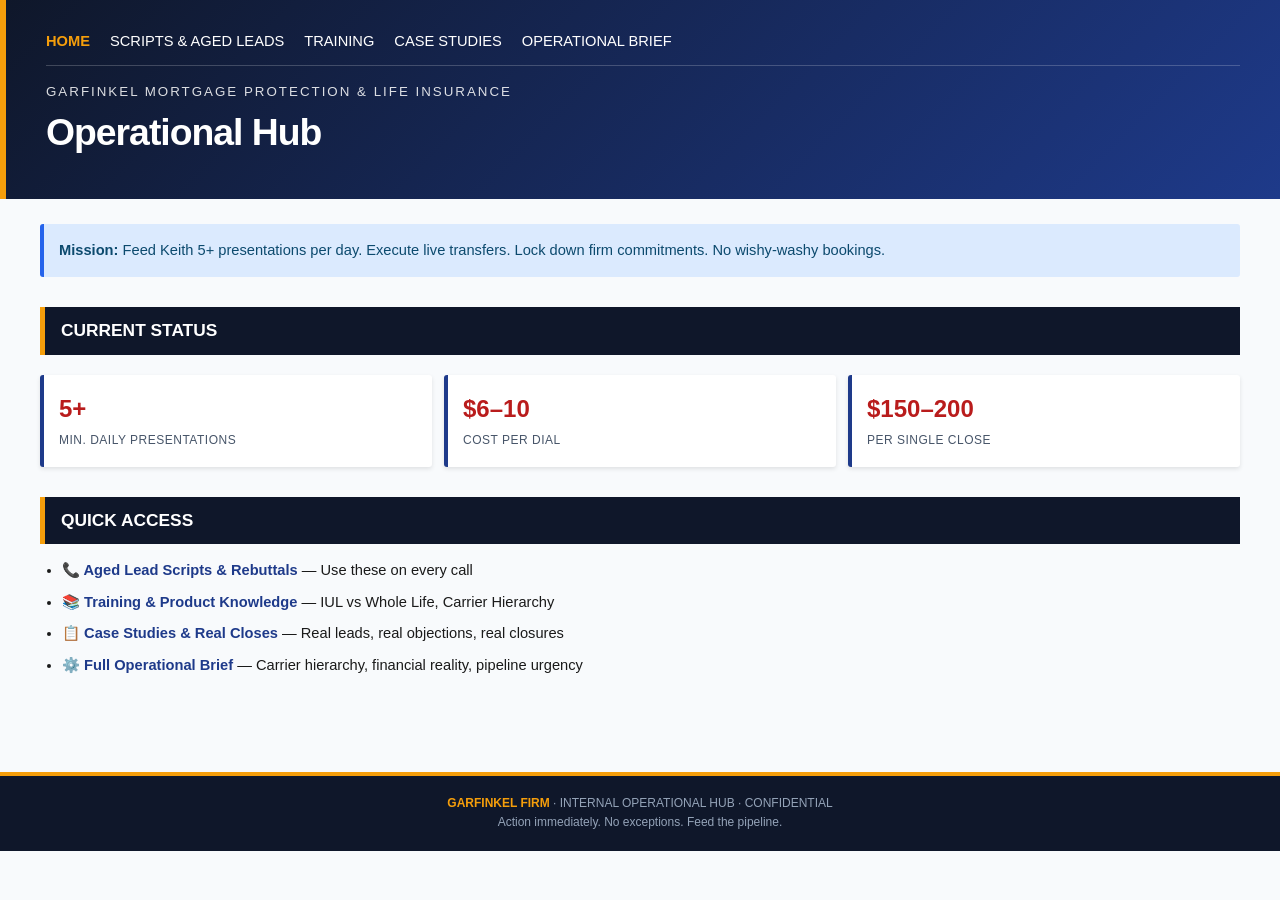
<file: index.html>
<!DOCTYPE html>
<html lang="en">
<head>
    <meta charset="UTF-8">
    <meta name="viewport" content="width=device-width, initial-scale=1.0">
    <title>Garfinkel Ops Hub</title>
    <style>
        * { margin: 0; padding: 0; box-sizing: border-box; }
        body {
            font-family: 'Helvetica Neue', Arial, sans-serif;
            color: #1a1a1a;
            line-height: 1.6;
            background: #f8fafc;
            font-size: 11pt;
        }
        .header {
            background: linear-gradient(135deg, #0f172a 0%, #1e3a8a 100%);
            color: #fff;
            padding: 30px 40px;
            margin-bottom: 25px;
            border-left: 6px solid #f59e0b;
        }
        .header h1 {
            margin: 0 0 6px 0;
            font-size: 28pt;
            font-weight: 800;
            letter-spacing: -1px;
        }
        .header .subtitle {
            font-size: 10pt;
            opacity: 0.85;
            text-transform: uppercase;
            letter-spacing: 2px;
        }
        nav {
            display: flex;
            gap: 20px;
            flex-wrap: wrap;
            margin-bottom: 15px;
            padding-bottom: 12px;
            border-bottom: 1px solid rgba(255,255,255,0.2);
        }
        nav a {
            color: #fff;
            text-decoration: none;
            font-size: 11pt;
            font-weight: 500;
        }
        nav a:first-child { color: #f59e0b; font-weight: 800; }
        nav a:hover { opacity: 0.7; }
        .container { padding: 0 40px 40px 40px; }
        .intro {
            background: #dbeafe;
            border-left: 4px solid #2563eb;
            padding: 15px;
            border-radius: 3px;
            margin-bottom: 25px;
            font-size: 11pt;
            color: #0c4a6e;
        }
        h2 {
            background: #0f172a;
            color: #fff;
            padding: 10px 16px;
            font-size: 13pt;
            margin: 30px 0 15px 0;
            border-left: 5px solid #f59e0b;
        }
        .stat-row {
            display: flex;
            gap: 12px;
            margin: 20px 0;
            flex-wrap: wrap;
        }
        .stat {
            flex: 1;
            min-width: 150px;
            background: #fff;
            padding: 15px;
            border-left: 4px solid #1e3a8a;
            border-radius: 3px;
            box-shadow: 0 2px 4px rgba(0,0,0,0.1);
        }
        .stat .num {
            font-size: 18pt;
            font-weight: 800;
            color: #b91c1c;
            display: block;
        }
        .stat .label {
            font-size: 9pt;
            text-transform: uppercase;
            color: #475569;
            letter-spacing: 0.5px;
        }
        ul {
            margin: 15px 0;
            padding-left: 22px;
        }
        li {
            margin-bottom: 8px;
            line-height: 1.6;
        }
        a {
            color: #1e3a8a;
            font-weight: 600;
            text-decoration: none;
        }
        a:hover { text-decoration: underline; }
        .footer {
            margin-top: 40px;
            padding: 18px 40px;
            background: #0f172a;
            color: #94a3b8;
            font-size: 9pt;
            text-align: center;
            border-top: 4px solid #f59e0b;
        }
        .footer strong { color: #f59e0b; }
    </style>
</head>
<body>

<div class="header">
    <nav>
        <a href="index.html">HOME</a>
        <a href="scripts.html">SCRIPTS & AGED LEADS</a>
        <a href="training.html">TRAINING</a>
        <a href="case-studies.html">CASE STUDIES</a>
        <a href="Operational-Brief-Garfinkel-Firm.html">OPERATIONAL BRIEF</a>
    </nav>
    <div class="subtitle">Garfinkel Mortgage Protection & Life Insurance</div>
    <h1>Operational Hub</h1>
</div>

<div class="container">
    <div class="intro">
        <strong>Mission:</strong> Feed Keith 5+ presentations per day. Execute live transfers. Lock down firm commitments. No wishy-washy bookings.
    </div>

    <h2>CURRENT STATUS</h2>
    <div class="stat-row">
        <div class="stat">
            <span class="num">5+</span>
            <span class="label">Min. Daily Presentations</span>
        </div>
        <div class="stat">
            <span class="num">$6–10</span>
            <span class="label">Cost Per Dial</span>
        </div>
        <div class="stat">
            <span class="num">$150–200</span>
            <span class="label">Per Single Close</span>
        </div>
    </div>

    <h2>QUICK ACCESS</h2>
    <ul>
        <li><a href="scripts.html">📞 Aged Lead Scripts & Rebuttals</a> — Use these on every call</li>
        <li><a href="training.html">📚 Training & Product Knowledge</a> — IUL vs Whole Life, Carrier Hierarchy</li>
        <li><a href="case-studies.html">📋 Case Studies & Real Closes</a> — Real leads, real objections, real closures</li>
        <li><a href="Operational-Brief-Garfinkel-Firm.html">⚙️ Full Operational Brief</a> — Carrier hierarchy, financial reality, pipeline urgency</li>
    </ul>

</div>

<div class="footer">
    <strong>GARFINKEL FIRM</strong> · INTERNAL OPERATIONAL HUB · CONFIDENTIAL<br>
    Action immediately. No exceptions. Feed the pipeline.
</div>

</body>
</html>
</file>
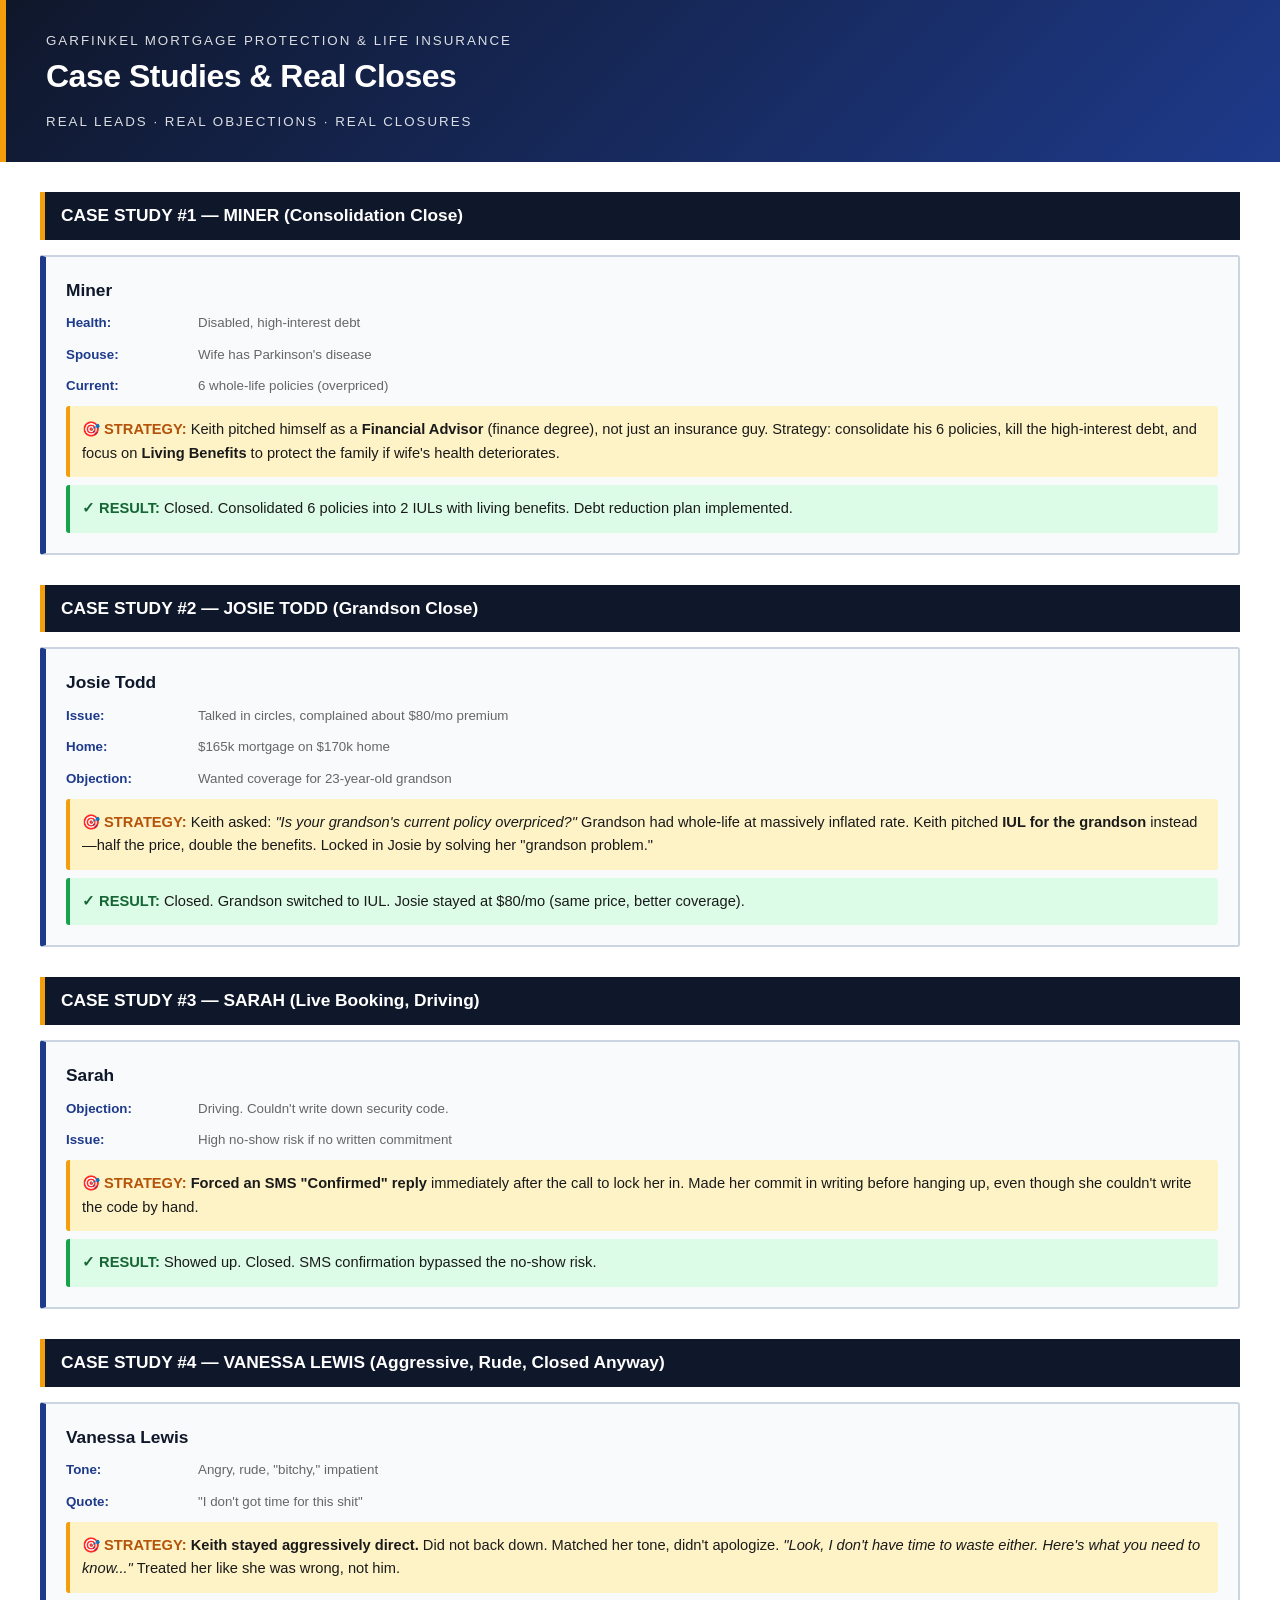
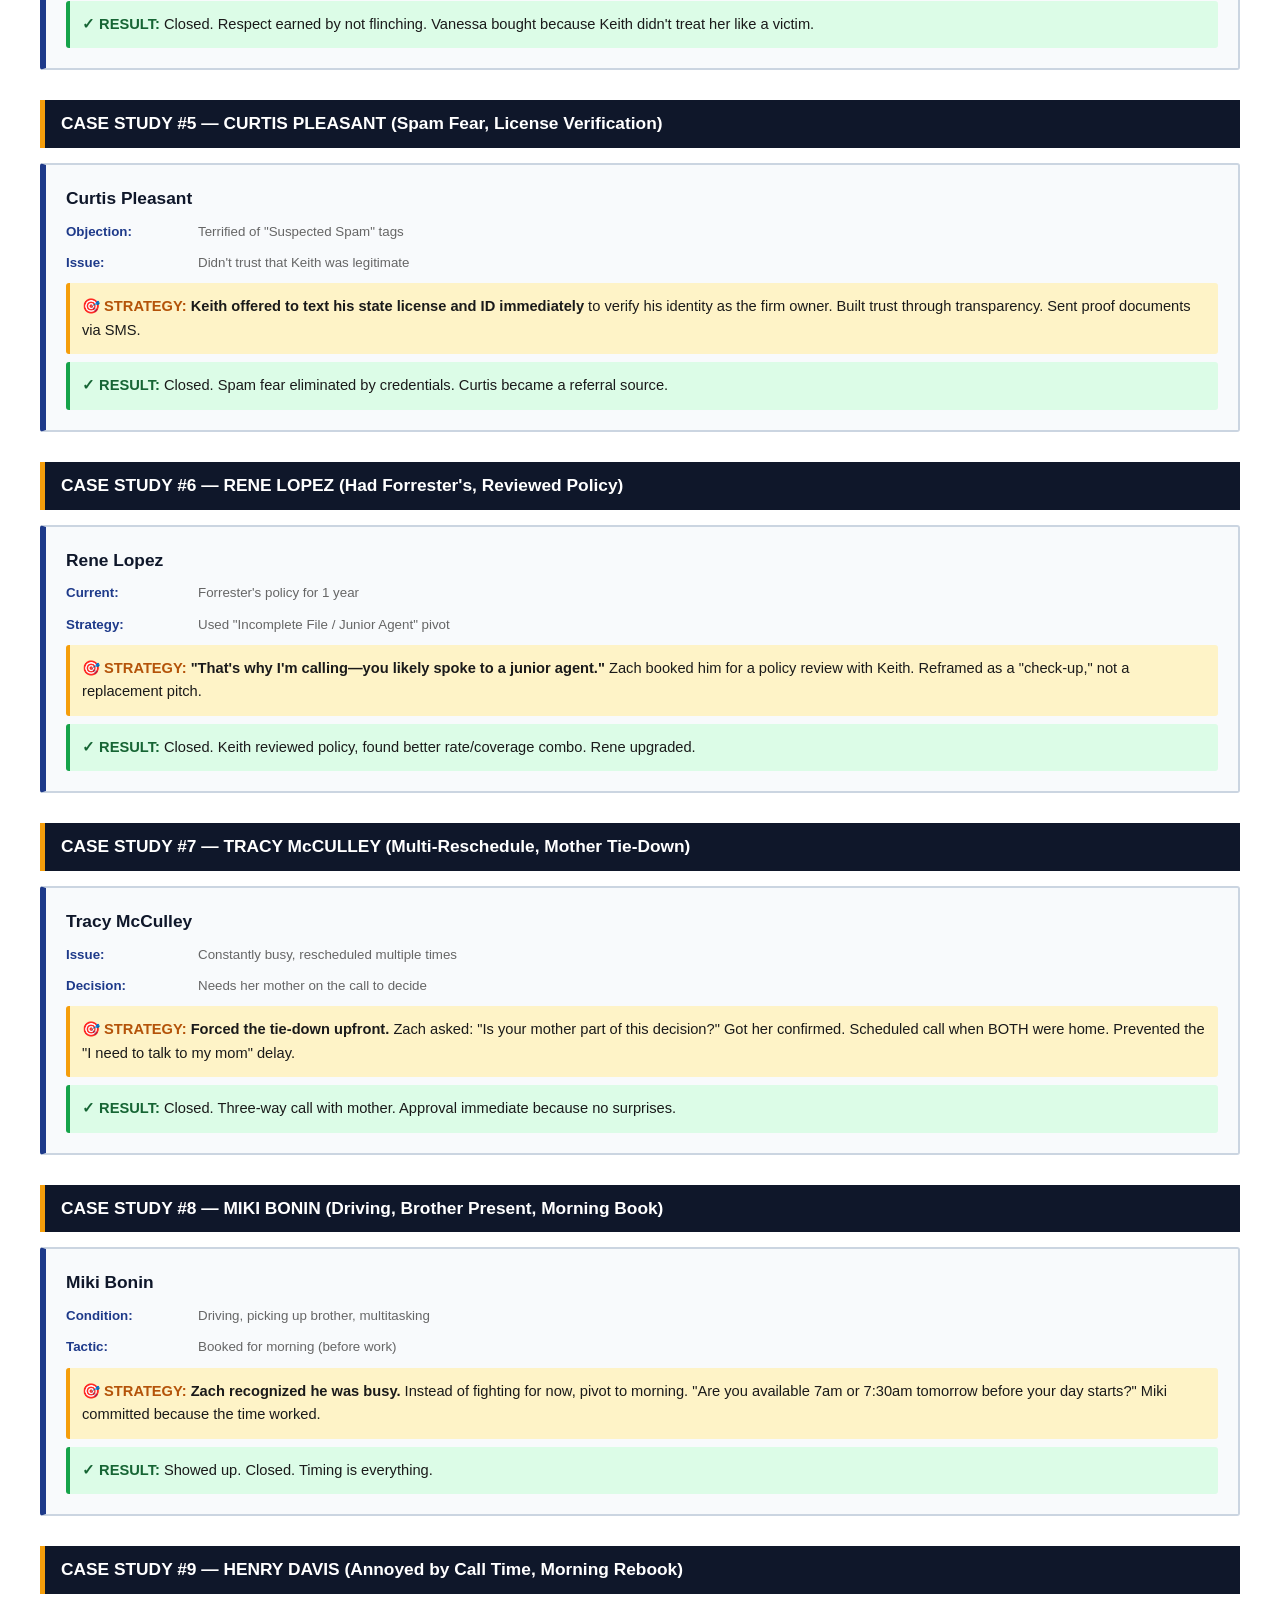
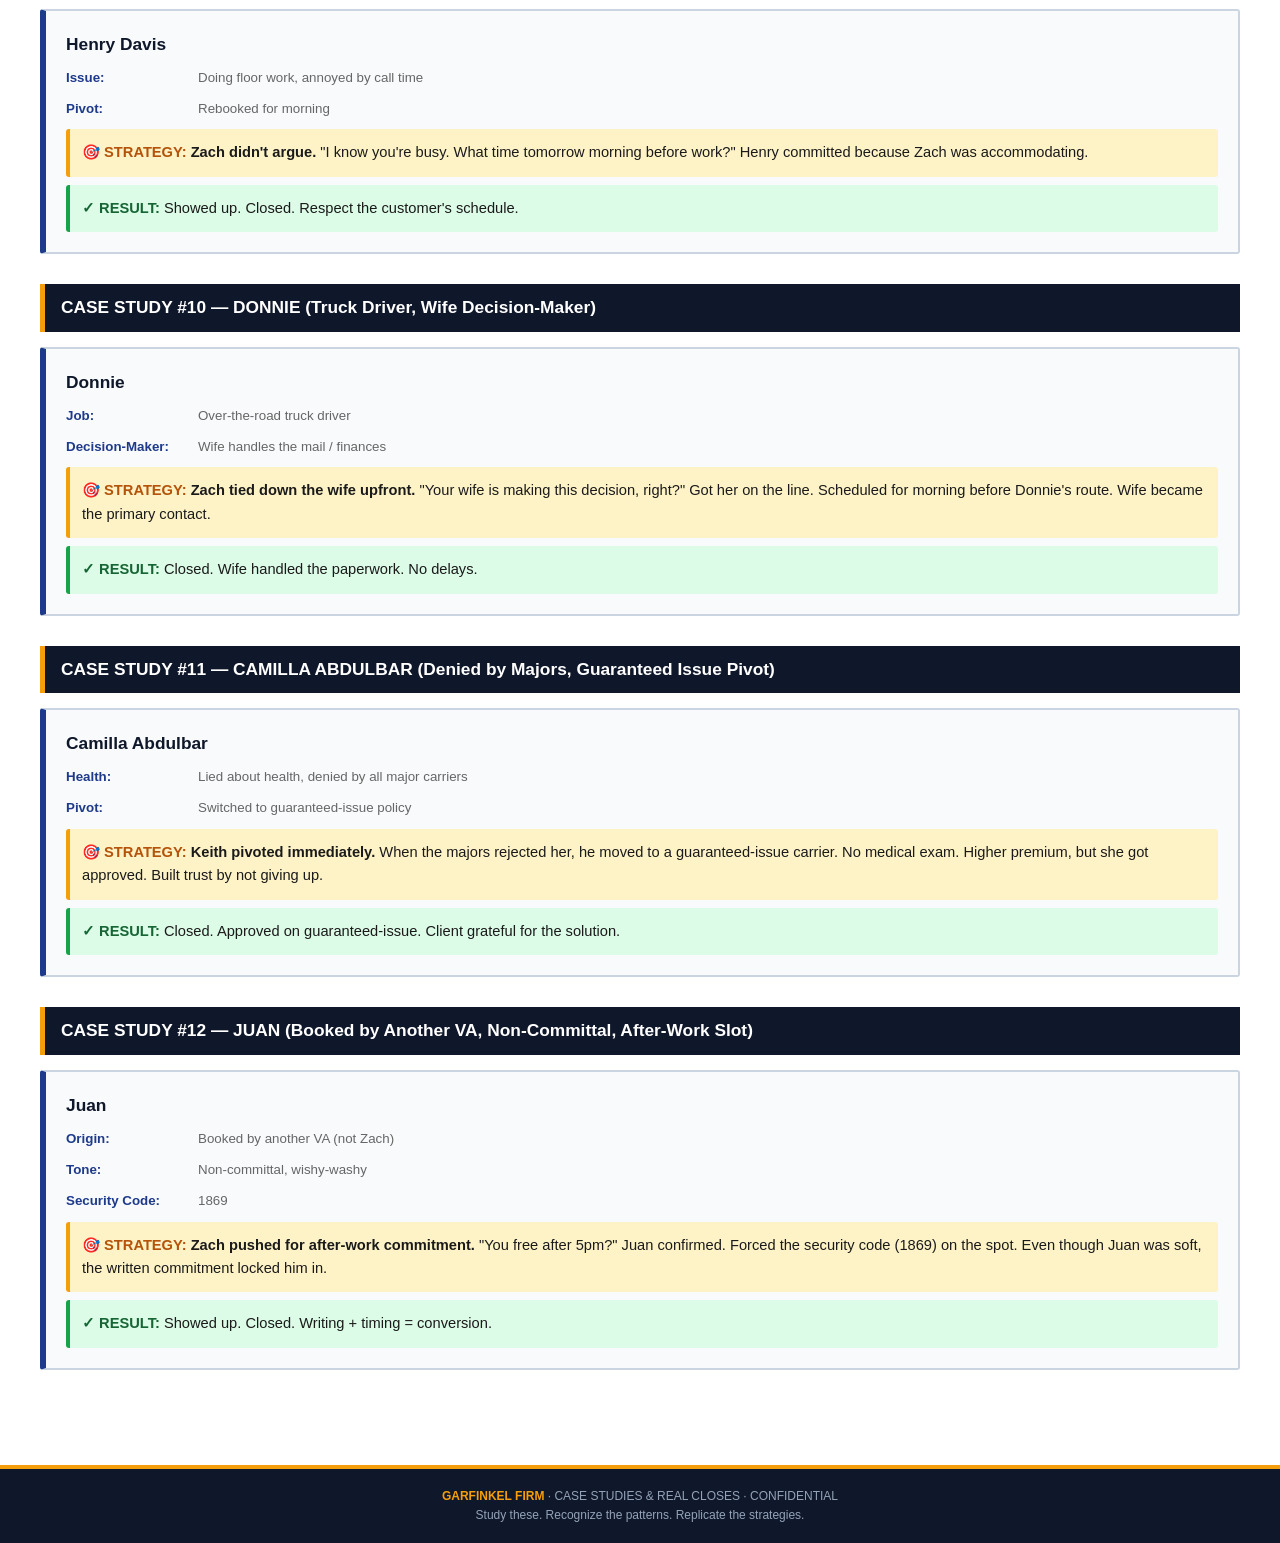
<file: case-studies.html>
<!DOCTYPE html>
<html lang="en">
<head>
    <meta charset="UTF-8">
    <meta name="viewport" content="width=device-width, initial-scale=1.0">
    <title>Case Studies & Real Closes</title>
    <style>
        * { margin: 0; padding: 0; box-sizing: border-box; }
        body {
            font-family: 'Helvetica Neue', Arial, sans-serif;
            color: #1a1a1a;
            line-height: 1.6;
            background: #fff;
            font-size: 11pt;
        }
        .header {
            background: linear-gradient(135deg, #0f172a 0%, #1e3a8a 100%);
            color: #fff;
            padding: 30px 40px;
            margin-bottom: 25px;
            border-left: 6px solid #f59e0b;
        }
        .header h1 {
            margin: 0 0 6px 0;
            font-size: 24pt;
            font-weight: 800;
            letter-spacing: -0.5px;
        }
        .header .subtitle {
            font-size: 10pt;
            opacity: 0.85;
            text-transform: uppercase;
            letter-spacing: 2px;
        }
        .container { padding: 0 40px 40px 40px; }
        h2 {
            background: #0f172a;
            color: #fff;
            padding: 10px 16px;
            font-size: 13pt;
            margin: 30px 0 15px 0;
            border-left: 5px solid #f59e0b;
        }
        .case-study {
            background: #f8fafc;
            border: 2px solid #cbd5e1;
            padding: 20px;
            margin: 15px 0;
            border-radius: 3px;
            border-left: 6px solid #1e3a8a;
        }
        .case-name {
            font-size: 13pt;
            font-weight: 800;
            color: #0f172a;
            margin-bottom: 8px;
        }
        .case-detail {
            display: grid;
            grid-template-columns: 120px 1fr;
            gap: 12px;
            margin-bottom: 10px;
            font-size: 10pt;
        }
        .case-label {
            font-weight: 700;
            color: #1e3a8a;
        }
        .case-value {
            color: #666;
        }
        .strategy-box {
            background: #fef3c7;
            border-left: 4px solid #f59e0b;
            padding: 12px;
            margin-top: 10px;
            border-radius: 3px;
        }
        .strategy-box::before {
            content: "🎯 STRATEGY: ";
            font-weight: 800;
            color: #b45309;
        }
        .result-box {
            background: #dcfce7;
            border-left: 4px solid #16a34a;
            padding: 12px;
            margin-top: 8px;
            border-radius: 3px;
        }
        .result-box::before {
            content: "✓ RESULT: ";
            font-weight: 800;
            color: #166534;
        }
        .footer {
            margin-top: 40px;
            padding: 18px 40px;
            background: #0f172a;
            color: #94a3b8;
            font-size: 9pt;
            text-align: center;
            border-top: 4px solid #f59e0b;
        }
        .footer strong { color: #f59e0b; }
    </style>
</head>
<body>

<div class="header">
    <div class="subtitle">Garfinkel Mortgage Protection & Life Insurance</div>
    <h1>Case Studies & Real Closes</h1>
    <div class="subtitle" style="margin-top:8px;">Real Leads · Real Objections · Real Closures</div>
</div>

<div class="container">

<h2>CASE STUDY #1 — MINER (Consolidation Close)</h2>
<div class="case-study">
    <div class="case-name">Miner</div>
    <div class="case-detail">
        <div class="case-label">Health:</div>
        <div class="case-value">Disabled, high-interest debt</div>
    </div>
    <div class="case-detail">
        <div class="case-label">Spouse:</div>
        <div class="case-value">Wife has Parkinson's disease</div>
    </div>
    <div class="case-detail">
        <div class="case-label">Current:</div>
        <div class="case-value">6 whole-life policies (overpriced)</div>
    </div>
    <div class="strategy-box">
        Keith pitched himself as a <strong>Financial Advisor</strong> (finance degree), not just an insurance guy. Strategy: consolidate his 6 policies, kill the high-interest debt, and focus on <strong>Living Benefits</strong> to protect the family if wife's health deteriorates.
    </div>
    <div class="result-box">
        Closed. Consolidated 6 policies into 2 IULs with living benefits. Debt reduction plan implemented.
    </div>
</div>

<h2>CASE STUDY #2 — JOSIE TODD (Grandson Close)</h2>
<div class="case-study">
    <div class="case-name">Josie Todd</div>
    <div class="case-detail">
        <div class="case-label">Issue:</div>
        <div class="case-value">Talked in circles, complained about $80/mo premium</div>
    </div>
    <div class="case-detail">
        <div class="case-label">Home:</div>
        <div class="case-value">$165k mortgage on $170k home</div>
    </div>
    <div class="case-detail">
        <div class="case-label">Objection:</div>
        <div class="case-value">Wanted coverage for 23-year-old grandson</div>
    </div>
    <div class="strategy-box">
        Keith asked: <em>"Is your grandson's current policy overpriced?"</em> Grandson had whole-life at massively inflated rate. Keith pitched <strong>IUL for the grandson</strong> instead—half the price, double the benefits. Locked in Josie by solving her "grandson problem."
    </div>
    <div class="result-box">
        Closed. Grandson switched to IUL. Josie stayed at $80/mo (same price, better coverage).
    </div>
</div>

<h2>CASE STUDY #3 — SARAH (Live Booking, Driving)</h2>
<div class="case-study">
    <div class="case-name">Sarah</div>
    <div class="case-detail">
        <div class="case-label">Objection:</div>
        <div class="case-value">Driving. Couldn't write down security code.</div>
    </div>
    <div class="case-detail">
        <div class="case-label">Issue:</div>
        <div class="case-value">High no-show risk if no written commitment</div>
    </div>
    <div class="strategy-box">
        <strong>Forced an SMS "Confirmed" reply</strong> immediately after the call to lock her in. Made her commit in writing before hanging up, even though she couldn't write the code by hand.
    </div>
    <div class="result-box">
        Showed up. Closed. SMS confirmation bypassed the no-show risk.
    </div>
</div>

<h2>CASE STUDY #4 — VANESSA LEWIS (Aggressive, Rude, Closed Anyway)</h2>
<div class="case-study">
    <div class="case-name">Vanessa Lewis</div>
    <div class="case-detail">
        <div class="case-label">Tone:</div>
        <div class="case-value">Angry, rude, "bitchy," impatient</div>
    </div>
    <div class="case-detail">
        <div class="case-label">Quote:</div>
        <div class="case-value">"I don't got time for this shit"</div>
    </div>
    <div class="strategy-box">
        <strong>Keith stayed aggressively direct.</strong> Did not back down. Matched her tone, didn't apologize. <em>"Look, I don't have time to waste either. Here's what you need to know..."</em> Treated her like she was wrong, not him.
    </div>
    <div class="result-box">
        Closed. Respect earned by not flinching. Vanessa bought because Keith didn't treat her like a victim.
    </div>
</div>

<h2>CASE STUDY #5 — CURTIS PLEASANT (Spam Fear, License Verification)</h2>
<div class="case-study">
    <div class="case-name">Curtis Pleasant</div>
    <div class="case-detail">
        <div class="case-label">Objection:</div>
        <div class="case-value">Terrified of "Suspected Spam" tags</div>
    </div>
    <div class="case-detail">
        <div class="case-label">Issue:</div>
        <div class="case-value">Didn't trust that Keith was legitimate</div>
    </div>
    <div class="strategy-box">
        <strong>Keith offered to text his state license and ID immediately</strong> to verify his identity as the firm owner. Built trust through transparency. Sent proof documents via SMS.
    </div>
    <div class="result-box">
        Closed. Spam fear eliminated by credentials. Curtis became a referral source.
    </div>
</div>

<h2>CASE STUDY #6 — RENE LOPEZ (Had Forrester's, Reviewed Policy)</h2>
<div class="case-study">
    <div class="case-name">Rene Lopez</div>
    <div class="case-detail">
        <div class="case-label">Current:</div>
        <div class="case-value">Forrester's policy for 1 year</div>
    </div>
    <div class="case-detail">
        <div class="case-label">Strategy:</div>
        <div class="case-value">Used "Incomplete File / Junior Agent" pivot</div>
    </div>
    <div class="strategy-box">
        <strong>"That's why I'm calling—you likely spoke to a junior agent."</strong> Zach booked him for a policy review with Keith. Reframed as a "check-up," not a replacement pitch.
    </div>
    <div class="result-box">
        Closed. Keith reviewed policy, found better rate/coverage combo. Rene upgraded.
    </div>
</div>

<h2>CASE STUDY #7 — TRACY McCULLEY (Multi-Reschedule, Mother Tie-Down)</h2>
<div class="case-study">
    <div class="case-name">Tracy McCulley</div>
    <div class="case-detail">
        <div class="case-label">Issue:</div>
        <div class="case-value">Constantly busy, rescheduled multiple times</div>
    </div>
    <div class="case-detail">
        <div class="case-label">Decision:</div>
        <div class="case-value">Needs her mother on the call to decide</div>
    </div>
    <div class="strategy-box">
        <strong>Forced the tie-down upfront.</strong> Zach asked: "Is your mother part of this decision?" Got her confirmed. Scheduled call when BOTH were home. Prevented the "I need to talk to my mom" delay.
    </div>
    <div class="result-box">
        Closed. Three-way call with mother. Approval immediate because no surprises.
    </div>
</div>

<h2>CASE STUDY #8 — MIKI BONIN (Driving, Brother Present, Morning Book)</h2>
<div class="case-study">
    <div class="case-name">Miki Bonin</div>
    <div class="case-detail">
        <div class="case-label">Condition:</div>
        <div class="case-value">Driving, picking up brother, multitasking</div>
    </div>
    <div class="case-detail">
        <div class="case-label">Tactic:</div>
        <div class="case-value">Booked for morning (before work)</div>
    </div>
    <div class="strategy-box">
        <strong>Zach recognized he was busy.</strong> Instead of fighting for now, pivot to morning. "Are you available 7am or 7:30am tomorrow before your day starts?" Miki committed because the time worked.
    </div>
    <div class="result-box">
        Showed up. Closed. Timing is everything.
    </div>
</div>

<h2>CASE STUDY #9 — HENRY DAVIS (Annoyed by Call Time, Morning Rebook)</h2>
<div class="case-study">
    <div class="case-name">Henry Davis</div>
    <div class="case-detail">
        <div class="case-label">Issue:</div>
        <div class="case-value">Doing floor work, annoyed by call time</div>
    </div>
    <div class="case-detail">
        <div class="case-label">Pivot:</div>
        <div class="case-value">Rebooked for morning</div>
    </div>
    <div class="strategy-box">
        <strong>Zach didn't argue.</strong> "I know you're busy. What time tomorrow morning before work?" Henry committed because Zach was accommodating.
    </div>
    <div class="result-box">
        Showed up. Closed. Respect the customer's schedule.
    </div>
</div>

<h2>CASE STUDY #10 — DONNIE (Truck Driver, Wife Decision-Maker)</h2>
<div class="case-study">
    <div class="case-name">Donnie</div>
    <div class="case-detail">
        <div class="case-label">Job:</div>
        <div class="case-value">Over-the-road truck driver</div>
    </div>
    <div class="case-detail">
        <div class="case-label">Decision-Maker:</div>
        <div class="case-value">Wife handles the mail / finances</div>
    </div>
    <div class="strategy-box">
        <strong>Zach tied down the wife upfront.</strong> "Your wife is making this decision, right?" Got her on the line. Scheduled for morning before Donnie's route. Wife became the primary contact.
    </div>
    <div class="result-box">
        Closed. Wife handled the paperwork. No delays.
    </div>
</div>

<h2>CASE STUDY #11 — CAMILLA ABDULBAR (Denied by Majors, Guaranteed Issue Pivot)</h2>
<div class="case-study">
    <div class="case-name">Camilla Abdulbar</div>
    <div class="case-detail">
        <div class="case-label">Health:</div>
        <div class="case-value">Lied about health, denied by all major carriers</div>
    </div>
    <div class="case-detail">
        <div class="case-label">Pivot:</div>
        <div class="case-value">Switched to guaranteed-issue policy</div>
    </div>
    <div class="strategy-box">
        <strong>Keith pivoted immediately.</strong> When the majors rejected her, he moved to a guaranteed-issue carrier. No medical exam. Higher premium, but she got approved. Built trust by not giving up.
    </div>
    <div class="result-box">
        Closed. Approved on guaranteed-issue. Client grateful for the solution.
    </div>
</div>

<h2>CASE STUDY #12 — JUAN (Booked by Another VA, Non-Committal, After-Work Slot)</h2>
<div class="case-study">
    <div class="case-name">Juan</div>
    <div class="case-detail">
        <div class="case-label">Origin:</div>
        <div class="case-value">Booked by another VA (not Zach)</div>
    </div>
    <div class="case-detail">
        <div class="case-label">Tone:</div>
        <div class="case-value">Non-committal, wishy-washy</div>
    </div>
    <div class="case-detail">
        <div class="case-label">Security Code:</div>
        <div class="case-value">1869</div>
    </div>
    <div class="strategy-box">
        <strong>Zach pushed for after-work commitment.</strong> "You free after 5pm?" Juan confirmed. Forced the security code (1869) on the spot. Even though Juan was soft, the written commitment locked him in.
    </div>
    <div class="result-box">
        Showed up. Closed. Writing + timing = conversion.
    </div>
</div>

</div>

<div class="footer">
    <strong>GARFINKEL FIRM</strong> · CASE STUDIES & REAL CLOSES · CONFIDENTIAL<br>
    Study these. Recognize the patterns. Replicate the strategies.
</div>

</body>
</html>
</file>
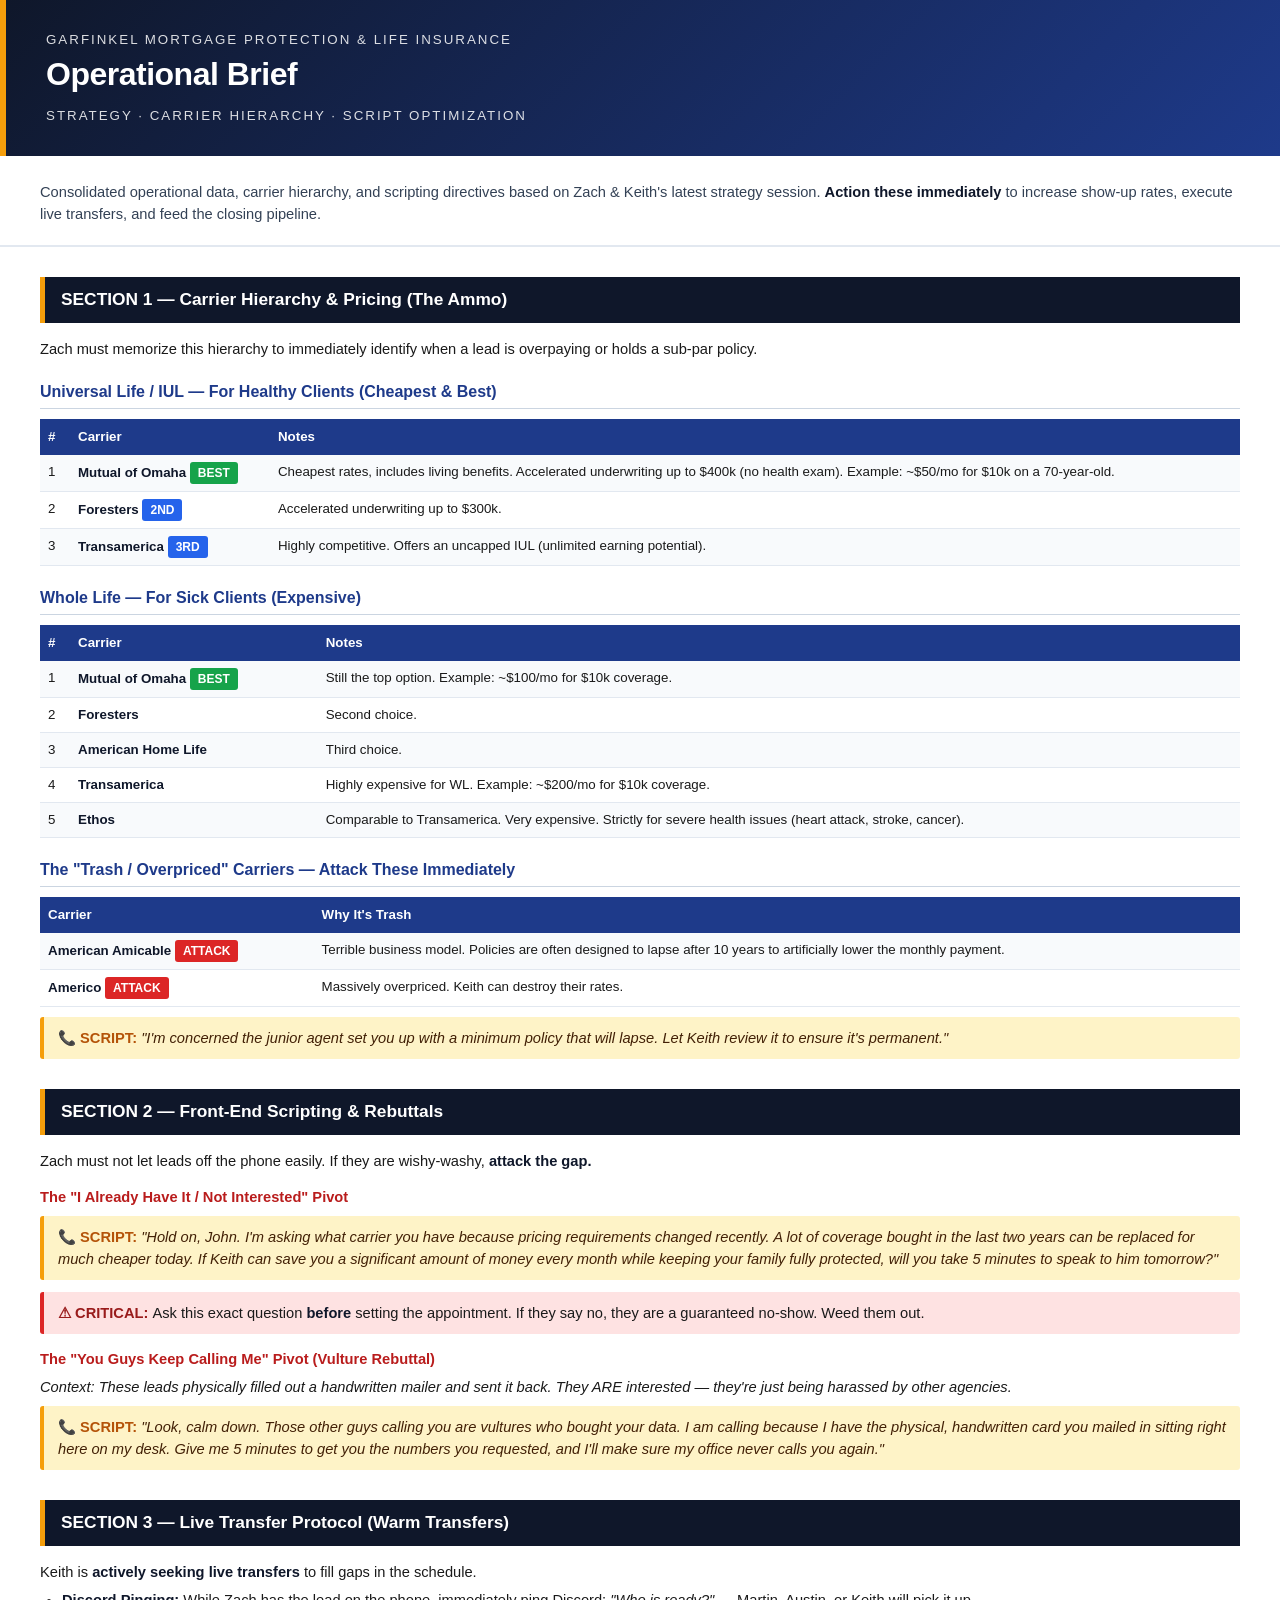
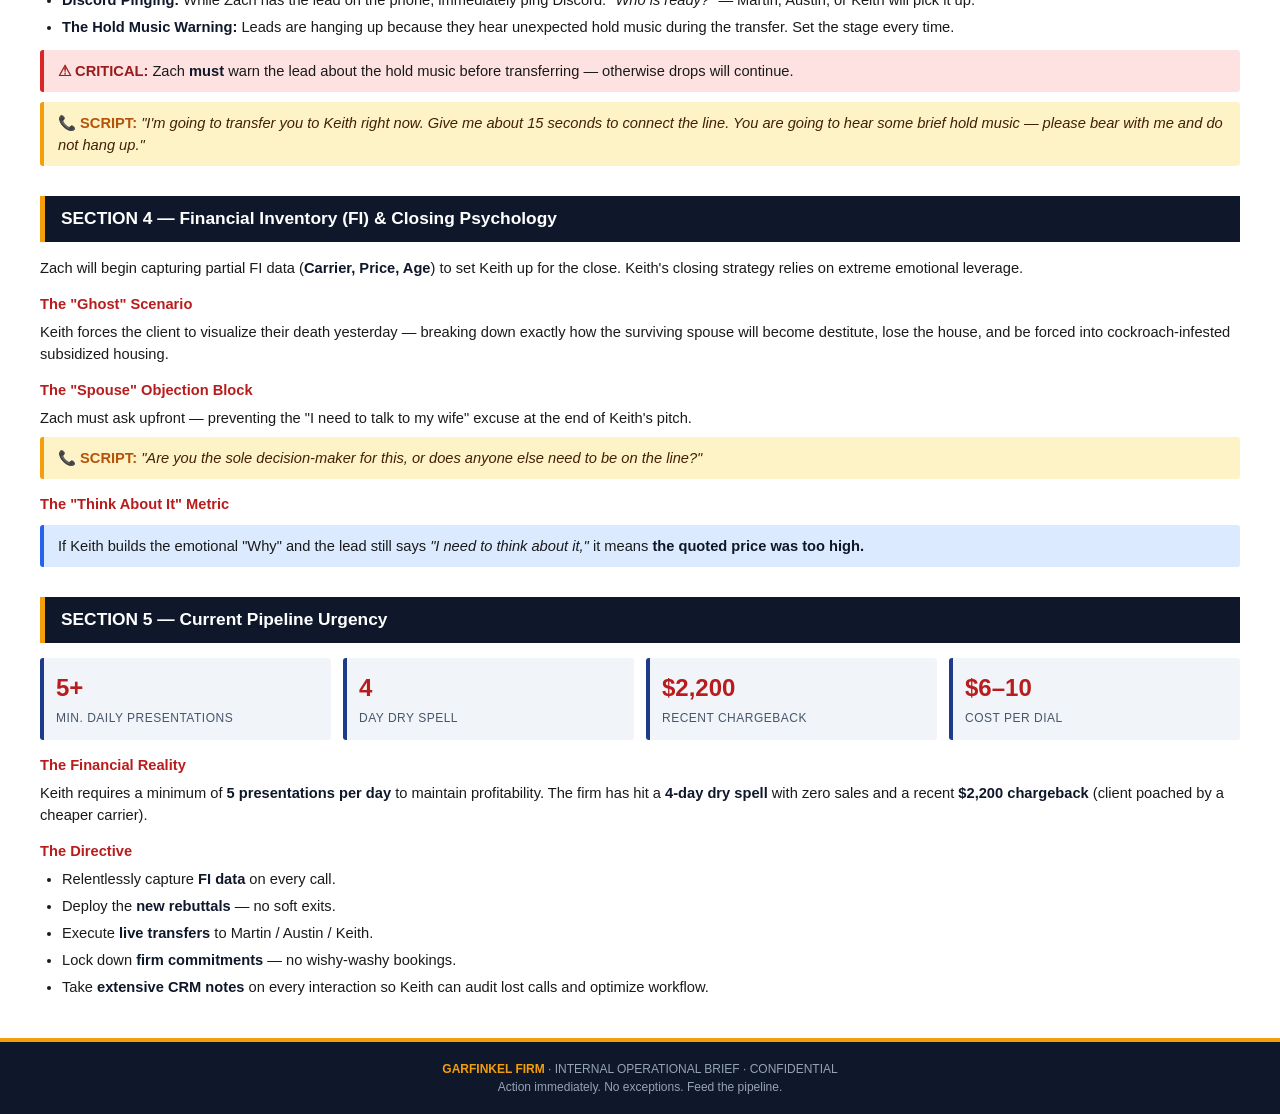
<file: Operational-Brief-Garfinkel-Firm.html>
<!DOCTYPE html>
<html lang="en">
<head>
<meta charset="UTF-8">
<title>Operational Brief — Garfinkel Firm</title>
<style>
  @page {
    size: Letter;
    margin: 0.6in;
  }

  * { box-sizing: border-box; }

  body {
    font-family: 'Helvetica Neue', Arial, sans-serif;
    color: #1a1a1a;
    line-height: 1.5;
    margin: 0;
    padding: 0;
    background: #fff;
    font-size: 11pt;
  }

  .header {
    background: linear-gradient(135deg, #0f172a 0%, #1e3a8a 100%);
    color: #fff;
    padding: 30px 40px;
    margin-bottom: 25px;
    border-left: 6px solid #f59e0b;
  }

  .header h1 {
    margin: 0 0 6px 0;
    font-size: 24pt;
    font-weight: 800;
    letter-spacing: -0.5px;
  }

  .header .subtitle {
    font-size: 10pt;
    opacity: 0.85;
    text-transform: uppercase;
    letter-spacing: 2px;
  }

  .intro {
    padding: 0 40px 20px 40px;
    font-size: 11pt;
    color: #334155;
    border-bottom: 2px solid #e2e8f0;
    margin-bottom: 25px;
  }

  .container { padding: 0 40px; }

  h2 {
    background: #0f172a;
    color: #fff;
    padding: 10px 16px;
    font-size: 13pt;
    margin: 30px 0 15px 0;
    border-left: 5px solid #f59e0b;
    page-break-after: avoid;
  }

  h3 {
    color: #1e3a8a;
    font-size: 12pt;
    margin: 20px 0 8px 0;
    border-bottom: 1px solid #cbd5e1;
    padding-bottom: 4px;
    page-break-after: avoid;
  }

  h4 {
    color: #b91c1c;
    font-size: 11pt;
    margin: 14px 0 6px 0;
    page-break-after: avoid;
  }

  p { margin: 6px 0; }

  ol, ul {
    margin: 6px 0 12px 0;
    padding-left: 22px;
  }

  li { margin-bottom: 5px; }

  .script-box {
    background: #fef3c7;
    border-left: 4px solid #f59e0b;
    padding: 10px 14px;
    margin: 8px 0 12px 0;
    font-style: italic;
    color: #422006;
    border-radius: 3px;
    page-break-inside: avoid;
  }

  .script-box::before {
    content: "📞 SCRIPT: ";
    font-weight: 800;
    font-style: normal;
    color: #b45309;
  }

  .warning-box {
    background: #fee2e2;
    border-left: 4px solid #dc2626;
    padding: 10px 14px;
    margin: 10px 0;
    border-radius: 3px;
    page-break-inside: avoid;
  }

  .warning-box::before {
    content: "⚠ CRITICAL: ";
    font-weight: 800;
    color: #991b1b;
  }

  .info-box {
    background: #dbeafe;
    border-left: 4px solid #2563eb;
    padding: 10px 14px;
    margin: 10px 0;
    border-radius: 3px;
    page-break-inside: avoid;
  }

  table {
    width: 100%;
    border-collapse: collapse;
    margin: 10px 0;
    font-size: 10pt;
    page-break-inside: avoid;
  }

  th {
    background: #1e3a8a;
    color: #fff;
    padding: 8px;
    text-align: left;
    font-weight: 700;
  }

  td {
    padding: 7px 8px;
    border-bottom: 1px solid #e2e8f0;
    vertical-align: top;
  }

  tr:nth-child(even) td { background: #f8fafc; }

  .badge {
    display: inline-block;
    padding: 2px 8px;
    font-size: 9pt;
    font-weight: 700;
    border-radius: 3px;
    color: #fff;
  }

  .badge-best { background: #16a34a; }
  .badge-good { background: #2563eb; }
  .badge-bad  { background: #dc2626; }

  .pivot-label {
    display: inline-block;
    background: #0f172a;
    color: #f59e0b;
    padding: 2px 8px;
    font-size: 9pt;
    font-weight: 700;
    border-radius: 3px;
    margin-bottom: 4px;
  }

  .footer {
    margin-top: 40px;
    padding: 18px 40px;
    background: #0f172a;
    color: #94a3b8;
    font-size: 9pt;
    text-align: center;
    border-top: 4px solid #f59e0b;
  }

  .footer strong { color: #f59e0b; }

  .stat-row {
    display: flex;
    gap: 12px;
    margin: 12px 0;
  }

  .stat {
    flex: 1;
    background: #f1f5f9;
    padding: 12px;
    border-left: 4px solid #1e3a8a;
    border-radius: 3px;
  }

  .stat .num {
    font-size: 18pt;
    font-weight: 800;
    color: #b91c1c;
    display: block;
  }

  .stat .label {
    font-size: 9pt;
    text-transform: uppercase;
    color: #475569;
    letter-spacing: 0.5px;
  }

  strong { color: #0f172a; }
</style>
</head>
<body>

<div class="header">
  <div class="subtitle">Garfinkel Mortgage Protection & Life Insurance</div>
  <h1>Operational Brief</h1>
  <div class="subtitle" style="margin-top:8px;">Strategy · Carrier Hierarchy · Script Optimization</div>
</div>

<div class="intro">
  Consolidated operational data, carrier hierarchy, and scripting directives based on Zach &amp; Keith's latest strategy session. <strong>Action these immediately</strong> to increase show-up rates, execute live transfers, and feed the closing pipeline.
</div>

<div class="container">

<!-- SECTION 1 -->
<h2>SECTION 1 — Carrier Hierarchy & Pricing (The Ammo)</h2>
<p>Zach must memorize this hierarchy to immediately identify when a lead is overpaying or holds a sub-par policy.</p>

<h3>Universal Life / IUL — For Healthy Clients (Cheapest & Best)</h3>
<table>
  <tr><th style="width:30px;">#</th><th>Carrier</th><th>Notes</th></tr>
  <tr><td>1</td><td><strong>Mutual of Omaha</strong> <span class="badge badge-best">BEST</span></td><td>Cheapest rates, includes living benefits. Accelerated underwriting up to $400k (no health exam). Example: ~$50/mo for $10k on a 70-year-old.</td></tr>
  <tr><td>2</td><td><strong>Foresters</strong> <span class="badge badge-good">2ND</span></td><td>Accelerated underwriting up to $300k.</td></tr>
  <tr><td>3</td><td><strong>Transamerica</strong> <span class="badge badge-good">3RD</span></td><td>Highly competitive. Offers an uncapped IUL (unlimited earning potential).</td></tr>
</table>

<h3>Whole Life — For Sick Clients (Expensive)</h3>
<table>
  <tr><th style="width:30px;">#</th><th>Carrier</th><th>Notes</th></tr>
  <tr><td>1</td><td><strong>Mutual of Omaha</strong> <span class="badge badge-best">BEST</span></td><td>Still the top option. Example: ~$100/mo for $10k coverage.</td></tr>
  <tr><td>2</td><td><strong>Foresters</strong></td><td>Second choice.</td></tr>
  <tr><td>3</td><td><strong>American Home Life</strong></td><td>Third choice.</td></tr>
  <tr><td>4</td><td><strong>Transamerica</strong></td><td>Highly expensive for WL. Example: ~$200/mo for $10k coverage.</td></tr>
  <tr><td>5</td><td><strong>Ethos</strong></td><td>Comparable to Transamerica. Very expensive. Strictly for severe health issues (heart attack, stroke, cancer).</td></tr>
</table>

<h3>The "Trash / Overpriced" Carriers — Attack These Immediately</h3>
<table>
  <tr><th>Carrier</th><th>Why It's Trash</th></tr>
  <tr><td><strong>American Amicable</strong> <span class="badge badge-bad">ATTACK</span></td><td>Terrible business model. Policies are often designed to lapse after 10 years to artificially lower the monthly payment.</td></tr>
  <tr><td><strong>Americo</strong> <span class="badge badge-bad">ATTACK</span></td><td>Massively overpriced. Keith can destroy their rates.</td></tr>
</table>
<div class="script-box">"I'm concerned the junior agent set you up with a minimum policy that will lapse. Let Keith review it to ensure it's permanent."</div>

<!-- SECTION 2 -->
<h2>SECTION 2 — Front-End Scripting & Rebuttals</h2>
<p>Zach must not let leads off the phone easily. If they are wishy-washy, <strong>attack the gap.</strong></p>

<h4>The "I Already Have It / Not Interested" Pivot</h4>
<div class="script-box">"Hold on, John. I'm asking what carrier you have because pricing requirements changed recently. A lot of coverage bought in the last two years can be replaced for much cheaper today. If Keith can save you a significant amount of money every month while keeping your family fully protected, will you take 5 minutes to speak to him tomorrow?"</div>
<div class="warning-box">Ask this exact question <strong>before</strong> setting the appointment. If they say no, they are a guaranteed no-show. Weed them out.</div>

<h4>The "You Guys Keep Calling Me" Pivot (Vulture Rebuttal)</h4>
<p><em>Context: These leads physically filled out a handwritten mailer and sent it back. They ARE interested — they're just being harassed by other agencies.</em></p>
<div class="script-box">"Look, calm down. Those other guys calling you are vultures who bought your data. I am calling because I have the physical, handwritten card you mailed in sitting right here on my desk. Give me 5 minutes to get you the numbers you requested, and I'll make sure my office never calls you again."</div>

<!-- SECTION 3 -->
<h2>SECTION 3 — Live Transfer Protocol (Warm Transfers)</h2>
<p>Keith is <strong>actively seeking live transfers</strong> to fill gaps in the schedule.</p>

<ul>
  <li><strong>Discord Pinging:</strong> While Zach has the lead on the phone, immediately ping Discord: <em>"Who is ready?"</em> — Martin, Austin, or Keith will pick it up.</li>
  <li><strong>The Hold Music Warning:</strong> Leads are hanging up because they hear unexpected hold music during the transfer. Set the stage every time.</li>
</ul>

<div class="warning-box">Zach <strong>must</strong> warn the lead about the hold music before transferring — otherwise drops will continue.</div>

<div class="script-box">"I'm going to transfer you to Keith right now. Give me about 15 seconds to connect the line. You are going to hear some brief hold music — please bear with me and do not hang up."</div>

<!-- SECTION 4 -->
<h2>SECTION 4 — Financial Inventory (FI) & Closing Psychology</h2>
<p>Zach will begin capturing partial FI data (<strong>Carrier, Price, Age</strong>) to set Keith up for the close. Keith's closing strategy relies on extreme emotional leverage.</p>

<h4>The "Ghost" Scenario</h4>
<p>Keith forces the client to visualize their death yesterday — breaking down exactly how the surviving spouse will become destitute, lose the house, and be forced into cockroach-infested subsidized housing.</p>

<h4>The "Spouse" Objection Block</h4>
<p>Zach must ask upfront — preventing the "I need to talk to my wife" excuse at the end of Keith's pitch.</p>
<div class="script-box">"Are you the sole decision-maker for this, or does anyone else need to be on the line?"</div>

<h4>The "Think About It" Metric</h4>
<div class="info-box">If Keith builds the emotional "Why" and the lead still says <em>"I need to think about it,"</em> it means <strong>the quoted price was too high.</strong></div>

<!-- SECTION 5 -->
<h2>SECTION 5 — Current Pipeline Urgency</h2>

<div class="stat-row">
  <div class="stat"><span class="num">5+</span><span class="label">Min. Daily Presentations</span></div>
  <div class="stat"><span class="num">4</span><span class="label">Day Dry Spell</span></div>
  <div class="stat"><span class="num">$2,200</span><span class="label">Recent Chargeback</span></div>
  <div class="stat"><span class="num">$6–10</span><span class="label">Cost Per Dial</span></div>
</div>

<h4>The Financial Reality</h4>
<p>Keith requires a minimum of <strong>5 presentations per day</strong> to maintain profitability. The firm has hit a <strong>4-day dry spell</strong> with zero sales and a recent <strong>$2,200 chargeback</strong> (client poached by a cheaper carrier).</p>

<h4>The Directive</h4>
<ul>
  <li>Relentlessly capture <strong>FI data</strong> on every call.</li>
  <li>Deploy the <strong>new rebuttals</strong> — no soft exits.</li>
  <li>Execute <strong>live transfers</strong> to Martin / Austin / Keith.</li>
  <li>Lock down <strong>firm commitments</strong> — no wishy-washy bookings.</li>
  <li>Take <strong>extensive CRM notes</strong> on every interaction so Keith can audit lost calls and optimize workflow.</li>
</ul>

</div>

<div class="footer">
  <strong>GARFINKEL FIRM</strong> · INTERNAL OPERATIONAL BRIEF · CONFIDENTIAL<br>
  Action immediately. No exceptions. Feed the pipeline.
</div>

</body>
</html>
</file>
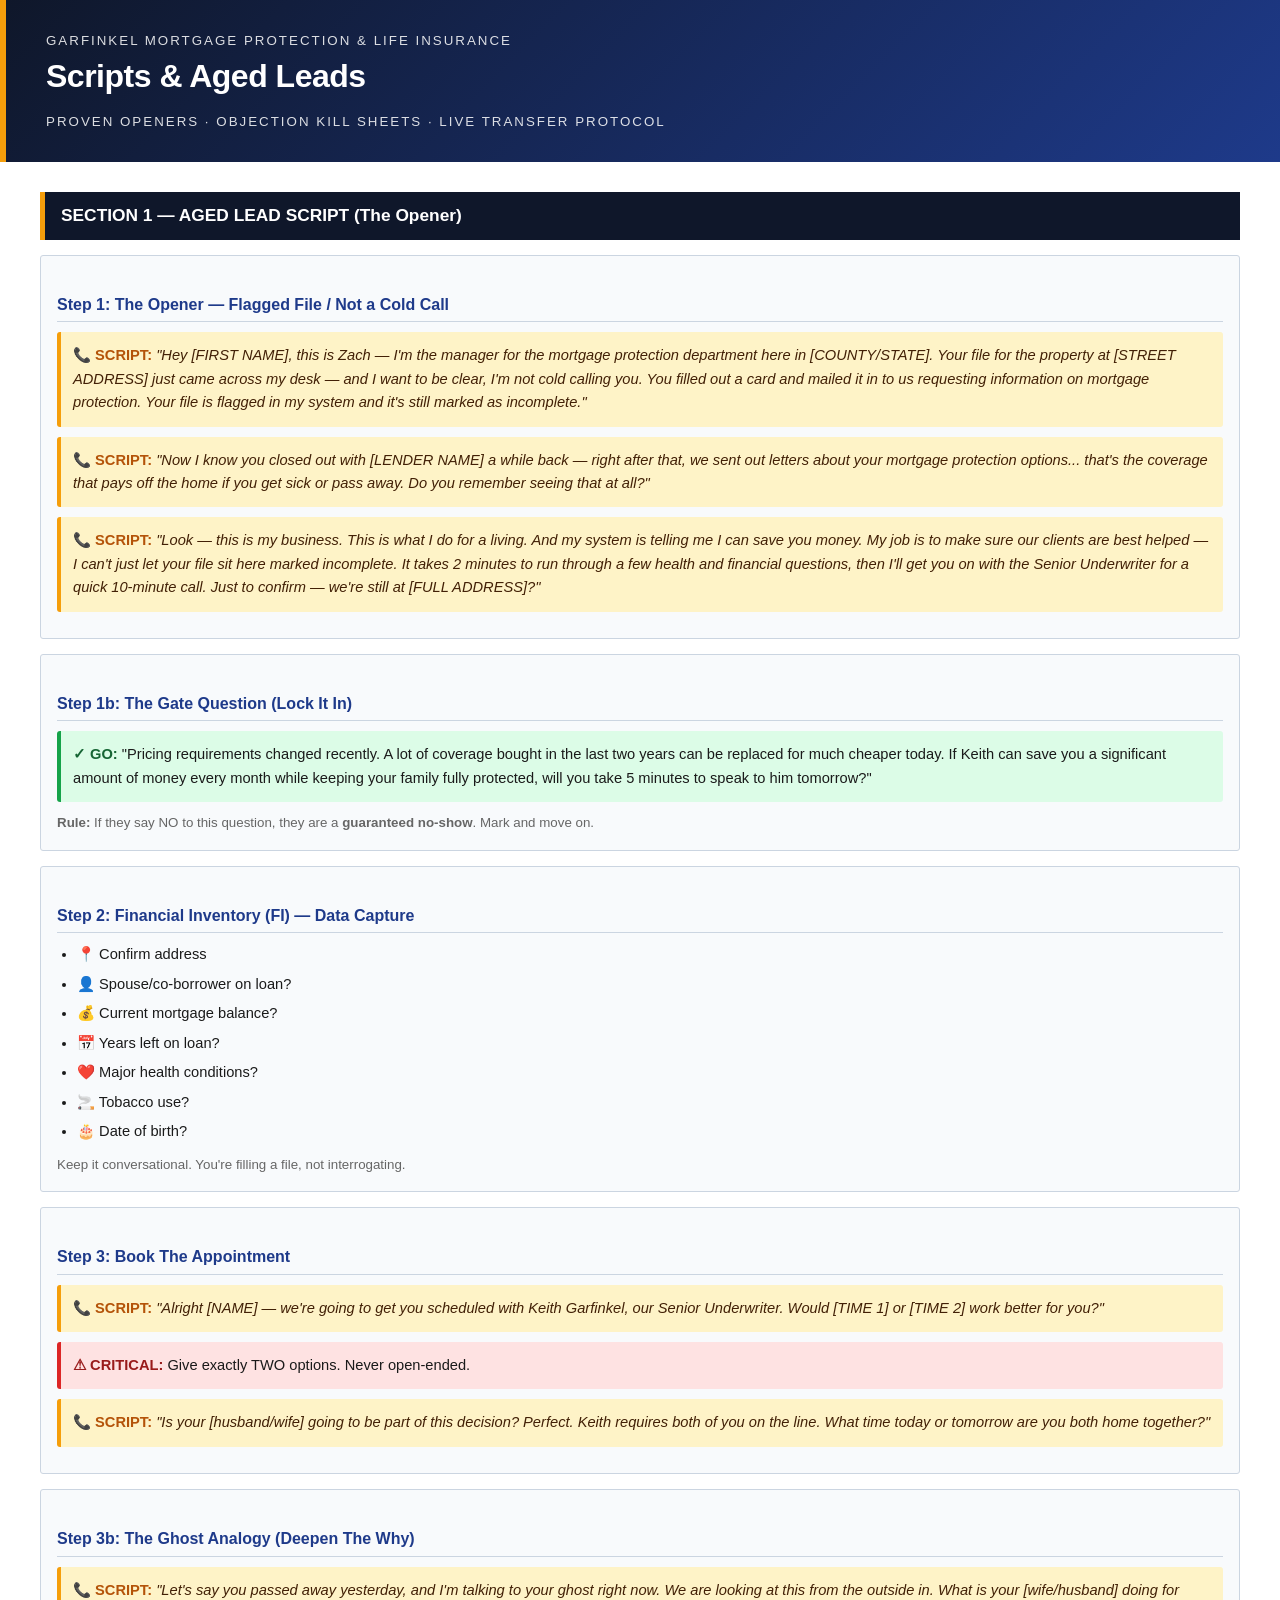
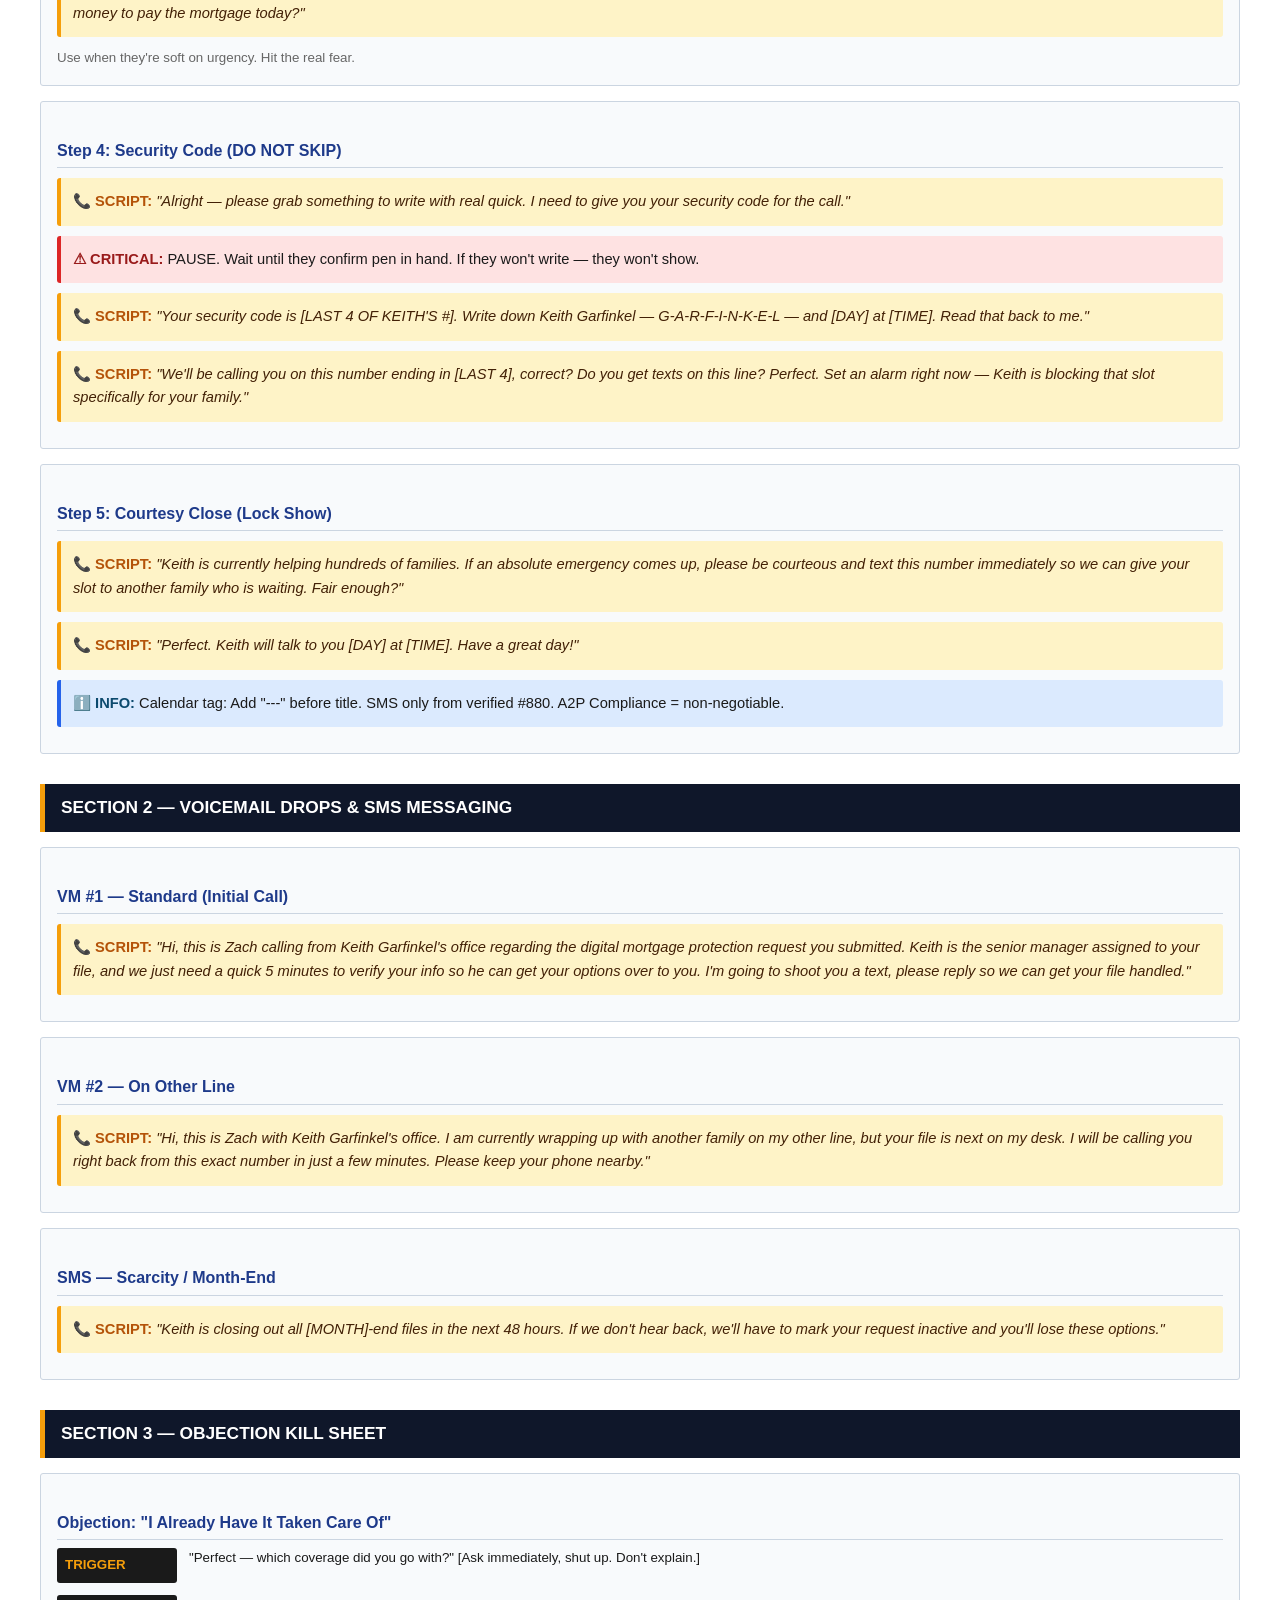
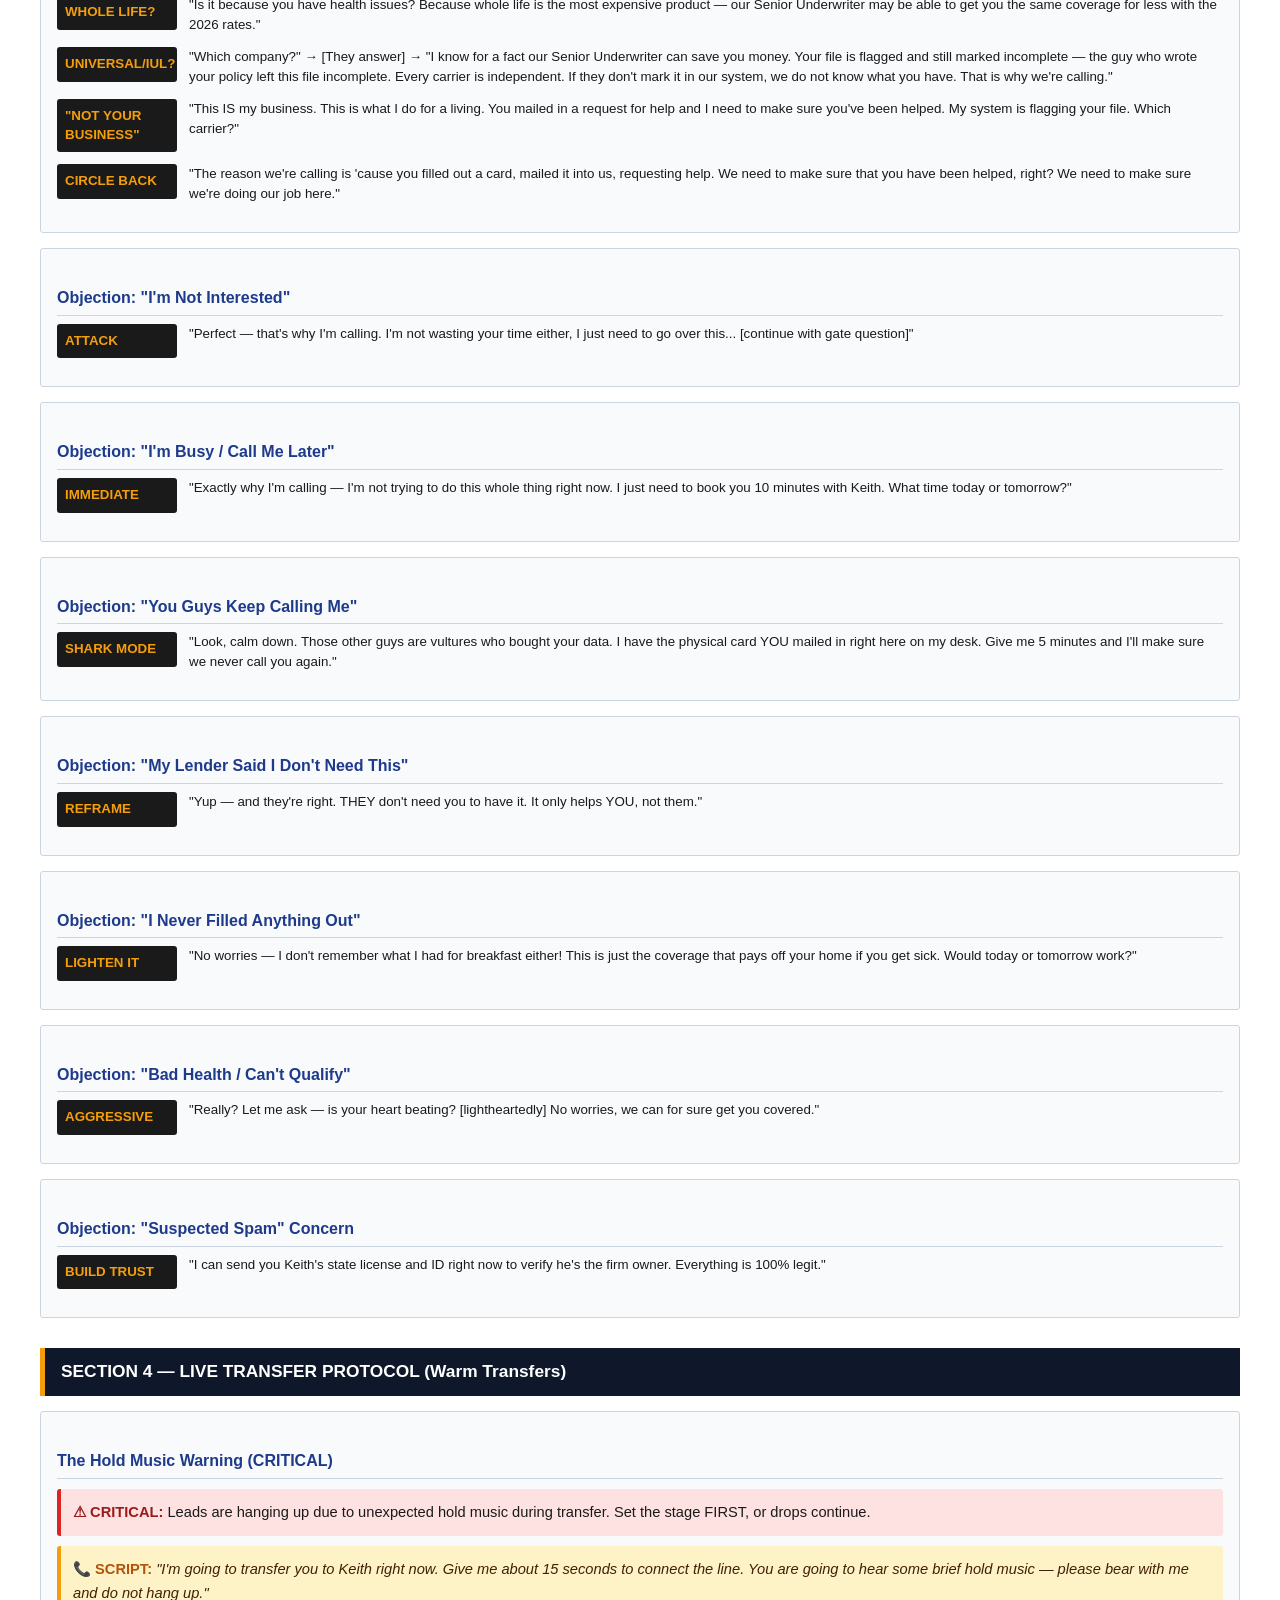
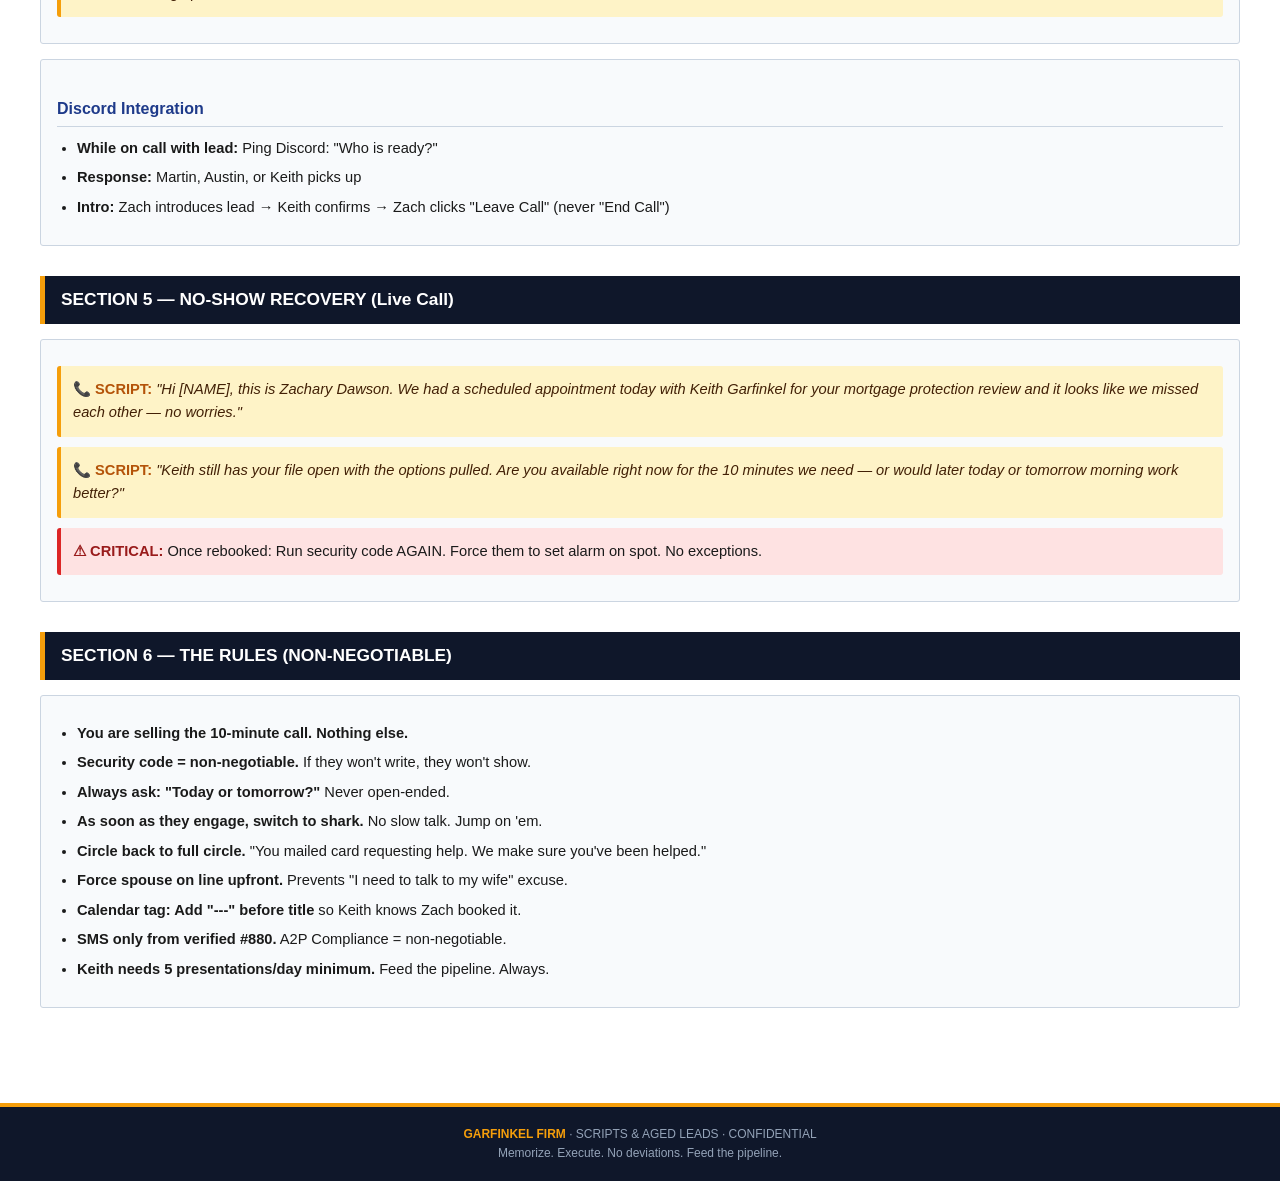
<file: scrips.html>
<!DOCTYPE html>
<html lang="en">
<head>
    <meta charset="UTF-8">
    <meta name="viewport" content="width=device-width, initial-scale=1.0">
    <title>Scripts & Aged Leads — Garfinkel Firm</title>
    <style>
        @page { size: Letter; margin: 0.6in; }
        * { margin: 0; padding: 0; box-sizing: border-box; }
        body {
            font-family: 'Helvetica Neue', Arial, sans-serif;
            color: #1a1a1a;
            line-height: 1.6;
            background: #fff;
            font-size: 11pt;
        }
        .header {
            background: linear-gradient(135deg, #0f172a 0%, #1e3a8a 100%);
            color: #fff;
            padding: 30px 40px;
            margin-bottom: 25px;
            border-left: 6px solid #f59e0b;
        }
        .header h1 {
            margin: 0 0 6px 0;
            font-size: 24pt;
            font-weight: 800;
            letter-spacing: -0.5px;
        }
        .header .subtitle {
            font-size: 10pt;
            opacity: 0.85;
            text-transform: uppercase;
            letter-spacing: 2px;
        }
        .container { padding: 0 40px 40px 40px; }
        h2 {
            background: #0f172a;
            color: #fff;
            padding: 10px 16px;
            font-size: 13pt;
            margin: 30px 0 15px 0;
            border-left: 5px solid #f59e0b;
            page-break-after: avoid;
        }
        h3 {
            color: #1e3a8a;
            font-size: 12pt;
            margin: 20px 0 8px 0;
            border-bottom: 1px solid #cbd5e1;
            padding-bottom: 4px;
            page-break-after: avoid;
        }
        .script-box {
            background: #fef3c7;
            border-left: 4px solid #f59e0b;
            padding: 12px;
            margin: 10px 0;
            font-style: italic;
            color: #422006;
            border-radius: 3px;
            page-break-inside: avoid;
        }
        .script-box::before {
            content: "📞 SCRIPT: ";
            font-weight: 800;
            font-style: normal;
            color: #b45309;
        }
        .warning-box {
            background: #fee2e2;
            border-left: 4px solid #dc2626;
            padding: 12px;
            margin: 10px 0;
            border-radius: 3px;
            page-break-inside: avoid;
        }
        .warning-box::before {
            content: "⚠ CRITICAL: ";
            font-weight: 800;
            color: #991b1b;
        }
        .info-box {
            background: #dbeafe;
            border-left: 4px solid #2563eb;
            padding: 12px;
            margin: 10px 0;
            border-radius: 3px;
            page-break-inside: avoid;
        }
        .info-box::before {
            content: "ℹ️ INFO: ";
            font-weight: 800;
            color: #0c4a6e;
        }
        .green-box {
            background: #dcfce7;
            border-left: 4px solid #16a34a;
            padding: 12px;
            margin: 10px 0;
            border-radius: 3px;
            page-break-inside: avoid;
        }
        .green-box::before {
            content: "✓ GO: ";
            font-weight: 800;
            color: #166534;
        }
        .module {
            background: #f8fafc;
            border: 1px solid #cbd5e1;
            padding: 16px;
            margin: 15px 0;
            border-radius: 3px;
            page-break-inside: avoid;
        }
        .objection-row {
            display: grid;
            grid-template-columns: 120px 1fr;
            gap: 12px;
            margin-bottom: 12px;
            align-items: start;
            page-break-inside: avoid;
        }
        .obj-trigger {
            background: #1a1a1a;
            color: #f59e0b;
            padding: 8px;
            border-radius: 3px;
            font-weight: 700;
            font-size: 10pt;
            line-height: 1.4;
        }
        .obj-rebuttal {
            font-size: 10pt;
            line-height: 1.5;
            color: #1a1a1a;
        }
        ul { margin: 10px 0; padding-left: 20px; }
        li { margin-bottom: 6px; }
        .footer {
            margin-top: 40px;
            padding: 18px 40px;
            background: #0f172a;
            color: #94a3b8;
            font-size: 9pt;
            text-align: center;
            border-top: 4px solid #f59e0b;
        }
        .footer strong { color: #f59e0b; }
        table {
            width: 100%;
            border-collapse: collapse;
            margin: 10px 0;
            font-size: 10pt;
            page-break-inside: avoid;
        }
        th {
            background: #1e3a8a;
            color: #fff;
            padding: 8px;
            text-align: left;
            font-weight: 700;
        }
        td {
            padding: 8px;
            border-bottom: 1px solid #cbd5e1;
        }
    </style>
</head>
<body>

<div class="header">
    <div class="subtitle">Garfinkel Mortgage Protection & Life Insurance</div>
    <h1>Scripts & Aged Leads</h1>
    <div class="subtitle" style="margin-top:8px;">Proven Openers · Objection Kill Sheets · Live Transfer Protocol</div>
</div>

<div class="container">

<!-- AGED LEAD SCRIPT -->
<h2>SECTION 1 — AGED LEAD SCRIPT (The Opener)</h2>

<div class="module">
    <h3>Step 1: The Opener — Flagged File / Not a Cold Call</h3>
    <div class="script-box">
        "Hey [FIRST NAME], this is Zach — I'm the manager for the mortgage protection department here in [COUNTY/STATE]. Your file for the property at [STREET ADDRESS] just came across my desk — and I want to be clear, I'm not cold calling you. You filled out a card and mailed it in to us requesting information on mortgage protection. Your file is flagged in my system and it's still marked as incomplete."
    </div>
    <div class="script-box">
        "Now I know you closed out with [LENDER NAME] a while back — right after that, we sent out letters about your mortgage protection options... that's the coverage that pays off the home if you get sick or pass away. Do you remember seeing that at all?"
    </div>
    <div class="script-box">
        "Look — this is my business. This is what I do for a living. And my system is telling me I can save you money. My job is to make sure our clients are best helped — I can't just let your file sit here marked incomplete. It takes 2 minutes to run through a few health and financial questions, then I'll get you on with the Senior Underwriter for a quick 10-minute call. Just to confirm — we're still at [FULL ADDRESS]?"
    </div>
</div>

<div class="module">
    <h3>Step 1b: The Gate Question (Lock It In)</h3>
    <div class="green-box">
        "Pricing requirements changed recently. A lot of coverage bought in the last two years can be replaced for much cheaper today. If Keith can save you a significant amount of money every month while keeping your family fully protected, will you take 5 minutes to speak to him tomorrow?"
    </div>
    <p style="font-size: 10pt; color: #666; margin-top: 8px;">
        <strong>Rule:</strong> If they say NO to this question, they are a <strong>guaranteed no-show</strong>. Mark and move on.
    </p>
</div>

<div class="module">
    <h3>Step 2: Financial Inventory (FI) — Data Capture</h3>
    <ul>
        <li>📍 Confirm address</li>
        <li>👤 Spouse/co-borrower on loan?</li>
        <li>💰 Current mortgage balance?</li>
        <li>📅 Years left on loan?</li>
        <li>❤️ Major health conditions?</li>
        <li>🚬 Tobacco use?</li>
        <li>🎂 Date of birth?</li>
    </ul>
    <p style="font-size: 10pt; color: #666;">Keep it conversational. You're filling a file, not interrogating.</p>
</div>

<div class="module">
    <h3>Step 3: Book The Appointment</h3>
    <div class="script-box">
        "Alright [NAME] — we're going to get you scheduled with Keith Garfinkel, our Senior Underwriter. Would [TIME 1] or [TIME 2] work better for you?"
    </div>
    <div class="warning-box">
        Give exactly TWO options. Never open-ended.
    </div>
    <div class="script-box">
        "Is your [husband/wife] going to be part of this decision? Perfect. Keith requires both of you on the line. What time today or tomorrow are you both home together?"
    </div>
</div>

<div class="module">
    <h3>Step 3b: The Ghost Analogy (Deepen The Why)</h3>
    <div class="script-box">
        "Let's say you passed away yesterday, and I'm talking to your ghost right now. We are looking at this from the outside in. What is your [wife/husband] doing for money to pay the mortgage today?"
    </div>
    <p style="font-size: 10pt; color: #666;">Use when they're soft on urgency. Hit the real fear.</p>
</div>

<div class="module">
    <h3>Step 4: Security Code (DO NOT SKIP)</h3>
    <div class="script-box">
        "Alright — please grab something to write with real quick. I need to give you your security code for the call."
    </div>
    <div class="warning-box">
        PAUSE. Wait until they confirm pen in hand. If they won't write — they won't show.
    </div>
    <div class="script-box">
        "Your security code is [LAST 4 OF KEITH'S #]. Write down Keith Garfinkel — G-A-R-F-I-N-K-E-L — and [DAY] at [TIME]. Read that back to me."
    </div>
    <div class="script-box">
        "We'll be calling you on this number ending in [LAST 4], correct? Do you get texts on this line? Perfect. Set an alarm right now — Keith is blocking that slot specifically for your family."
    </div>
</div>

<div class="module">
    <h3>Step 5: Courtesy Close (Lock Show)</h3>
    <div class="script-box">
        "Keith is currently helping hundreds of families. If an absolute emergency comes up, please be courteous and text this number immediately so we can give your slot to another family who is waiting. Fair enough?"
    </div>
    <div class="script-box">
        "Perfect. Keith will talk to you [DAY] at [TIME]. Have a great day!"
    </div>
    <div class="info-box">
        Calendar tag: Add "---" before title. SMS only from verified #880. A2P Compliance = non-negotiable.
    </div>
</div>

<!-- VOICEMAIL DROPS -->
<h2>SECTION 2 — VOICEMAIL DROPS & SMS MESSAGING</h2>

<div class="module">
    <h3>VM #1 — Standard (Initial Call)</h3>
    <div class="script-box">
        "Hi, this is Zach calling from Keith Garfinkel's office regarding the digital mortgage protection request you submitted. Keith is the senior manager assigned to your file, and we just need a quick 5 minutes to verify your info so he can get your options over to you. I'm going to shoot you a text, please reply so we can get your file handled."
    </div>
</div>

<div class="module">
    <h3>VM #2 — On Other Line</h3>
    <div class="script-box">
        "Hi, this is Zach with Keith Garfinkel's office. I am currently wrapping up with another family on my other line, but your file is next on my desk. I will be calling you right back from this exact number in just a few minutes. Please keep your phone nearby."
    </div>
</div>

<div class="module">
    <h3>SMS — Scarcity / Month-End</h3>
    <div class="script-box">
        "Keith is closing out all [MONTH]-end files in the next 48 hours. If we don't hear back, we'll have to mark your request inactive and you'll lose these options."
    </div>
</div>

<!-- OBJECTIONS -->
<h2>SECTION 3 — OBJECTION KILL SHEET</h2>

<div class="module">
    <h3>Objection: "I Already Have It Taken Care Of"</h3>
    <div class="objection-row">
        <div class="obj-trigger">TRIGGER</div>
        <div class="obj-rebuttal">"Perfect — which coverage did you go with?" [Ask immediately, shut up. Don't explain.]</div>
    </div>
    <div class="objection-row">
        <div class="obj-trigger">WHOLE LIFE?</div>
        <div class="obj-rebuttal">"Is it because you have health issues? Because whole life is the most expensive product — our Senior Underwriter may be able to get you the same coverage for less with the 2026 rates."</div>
    </div>
    <div class="objection-row">
        <div class="obj-trigger">UNIVERSAL/IUL?</div>
        <div class="obj-rebuttal">"Which company?" → [They answer] → "I know for a fact our Senior Underwriter can save you money. Your file is flagged and still marked incomplete — the guy who wrote your policy left this file incomplete. Every carrier is independent. If they don't mark it in our system, we do not know what you have. That is why we're calling."</div>
    </div>
    <div class="objection-row">
        <div class="obj-trigger">"NOT YOUR BUSINESS"</div>
        <div class="obj-rebuttal">"This IS my business. This is what I do for a living. You mailed in a request for help and I need to make sure you've been helped. My system is flagging your file. Which carrier?"</div>
    </div>
    <div class="objection-row">
        <div class="obj-trigger">CIRCLE BACK</div>
        <div class="obj-rebuttal">"The reason we're calling is 'cause you filled out a card, mailed it into us, requesting help. We need to make sure that you have been helped, right? We need to make sure we're doing our job here."</div>
    </div>
</div>

<div class="module">
    <h3>Objection: "I'm Not Interested"</h3>
    <div class="objection-row">
        <div class="obj-trigger">ATTACK</div>
        <div class="obj-rebuttal">"Perfect — that's why I'm calling. I'm not wasting your time either, I just need to go over this... [continue with gate question]"</div>
    </div>
</div>

<div class="module">
    <h3>Objection: "I'm Busy / Call Me Later"</h3>
    <div class="objection-row">
        <div class="obj-trigger">IMMEDIATE</div>
        <div class="obj-rebuttal">"Exactly why I'm calling — I'm not trying to do this whole thing right now. I just need to book you 10 minutes with Keith. What time today or tomorrow?"</div>
    </div>
</div>

<div class="module">
    <h3>Objection: "You Guys Keep Calling Me"</h3>
    <div class="objection-row">
        <div class="obj-trigger">SHARK MODE</div>
        <div class="obj-rebuttal">"Look, calm down. Those other guys are vultures who bought your data. I have the physical card YOU mailed in right here on my desk. Give me 5 minutes and I'll make sure we never call you again."</div>
    </div>
</div>

<div class="module">
    <h3>Objection: "My Lender Said I Don't Need This"</h3>
    <div class="objection-row">
        <div class="obj-trigger">REFRAME</div>
        <div class="obj-rebuttal">"Yup — and they're right. THEY don't need you to have it. It only helps YOU, not them."</div>
    </div>
</div>

<div class="module">
    <h3>Objection: "I Never Filled Anything Out"</h3>
    <div class="objection-row">
        <div class="obj-trigger">LIGHTEN IT</div>
        <div class="obj-rebuttal">"No worries — I don't remember what I had for breakfast either! This is just the coverage that pays off your home if you get sick. Would today or tomorrow work?"</div>
    </div>
</div>

<div class="module">
    <h3>Objection: "Bad Health / Can't Qualify"</h3>
    <div class="objection-row">
        <div class="obj-trigger">AGGRESSIVE</div>
        <div class="obj-rebuttal">"Really? Let me ask — is your heart beating? [lightheartedly] No worries, we can for sure get you covered."</div>
    </div>
</div>

<div class="module">
    <h3>Objection: "Suspected Spam" Concern</h3>
    <div class="objection-row">
        <div class="obj-trigger">BUILD TRUST</div>
        <div class="obj-rebuttal">"I can send you Keith's state license and ID right now to verify he's the firm owner. Everything is 100% legit."</div>
    </div>
</div>

<!-- LIVE TRANSFER PROTOCOL -->
<h2>SECTION 4 — LIVE TRANSFER PROTOCOL (Warm Transfers)</h2>

<div class="module">
    <h3>The Hold Music Warning (CRITICAL)</h3>
    <div class="warning-box">
        Leads are hanging up due to unexpected hold music during transfer. Set the stage FIRST, or drops continue.
    </div>
    <div class="script-box">
        "I'm going to transfer you to Keith right now. Give me about 15 seconds to connect the line. You are going to hear some brief hold music — please bear with me and do not hang up."
    </div>
</div>

<div class="module">
    <h3>Discord Integration</h3>
    <ul>
        <li><strong>While on call with lead:</strong> Ping Discord: "Who is ready?"</li>
        <li><strong>Response:</strong> Martin, Austin, or Keith picks up</li>
        <li><strong>Intro:</strong> Zach introduces lead → Keith confirms → Zach clicks "Leave Call" (never "End Call")</li>
    </ul>
</div>

<!-- NO-SHOW RECOVERY -->
<h2>SECTION 5 — NO-SHOW RECOVERY (Live Call)</h2>

<div class="module">
    <div class="script-box">
        "Hi [NAME], this is Zachary Dawson. We had a scheduled appointment today with Keith Garfinkel for your mortgage protection review and it looks like we missed each other — no worries."
    </div>
    <div class="script-box">
        "Keith still has your file open with the options pulled. Are you available right now for the 10 minutes we need — or would later today or tomorrow morning work better?"
    </div>
    <div class="warning-box">
        Once rebooked: Run security code AGAIN. Force them to set alarm on spot. No exceptions.
    </div>
</div>

<!-- CORE RULES -->
<h2>SECTION 6 — THE RULES (NON-NEGOTIABLE)</h2>

<div class="module">
    <ul>
        <li><strong>You are selling the 10-minute call. Nothing else.</strong></li>
        <li><strong>Security code = non-negotiable.</strong> If they won't write, they won't show.</li>
        <li><strong>Always ask: "Today or tomorrow?"</strong> Never open-ended.</li>
        <li><strong>As soon as they engage, switch to shark.</strong> No slow talk. Jump on 'em.</li>
        <li><strong>Circle back to full circle.</strong> "You mailed card requesting help. We make sure you've been helped."</li>
        <li><strong>Force spouse on line upfront.</strong> Prevents "I need to talk to my wife" excuse.</li>
        <li><strong>Calendar tag: Add "---" before title</strong> so Keith knows Zach booked it.</li>
        <li><strong>SMS only from verified #880.</strong> A2P Compliance = non-negotiable.</li>
        <li><strong>Keith needs 5 presentations/day minimum.</strong> Feed the pipeline. Always.</li>
    </ul>
</div>

</div>

<div class="footer">
    <strong>GARFINKEL FIRM</strong> · SCRIPTS & AGED LEADS · CONFIDENTIAL<br>
    Memorize. Execute. No deviations. Feed the pipeline.
</div>

</body>
</html>
</file>
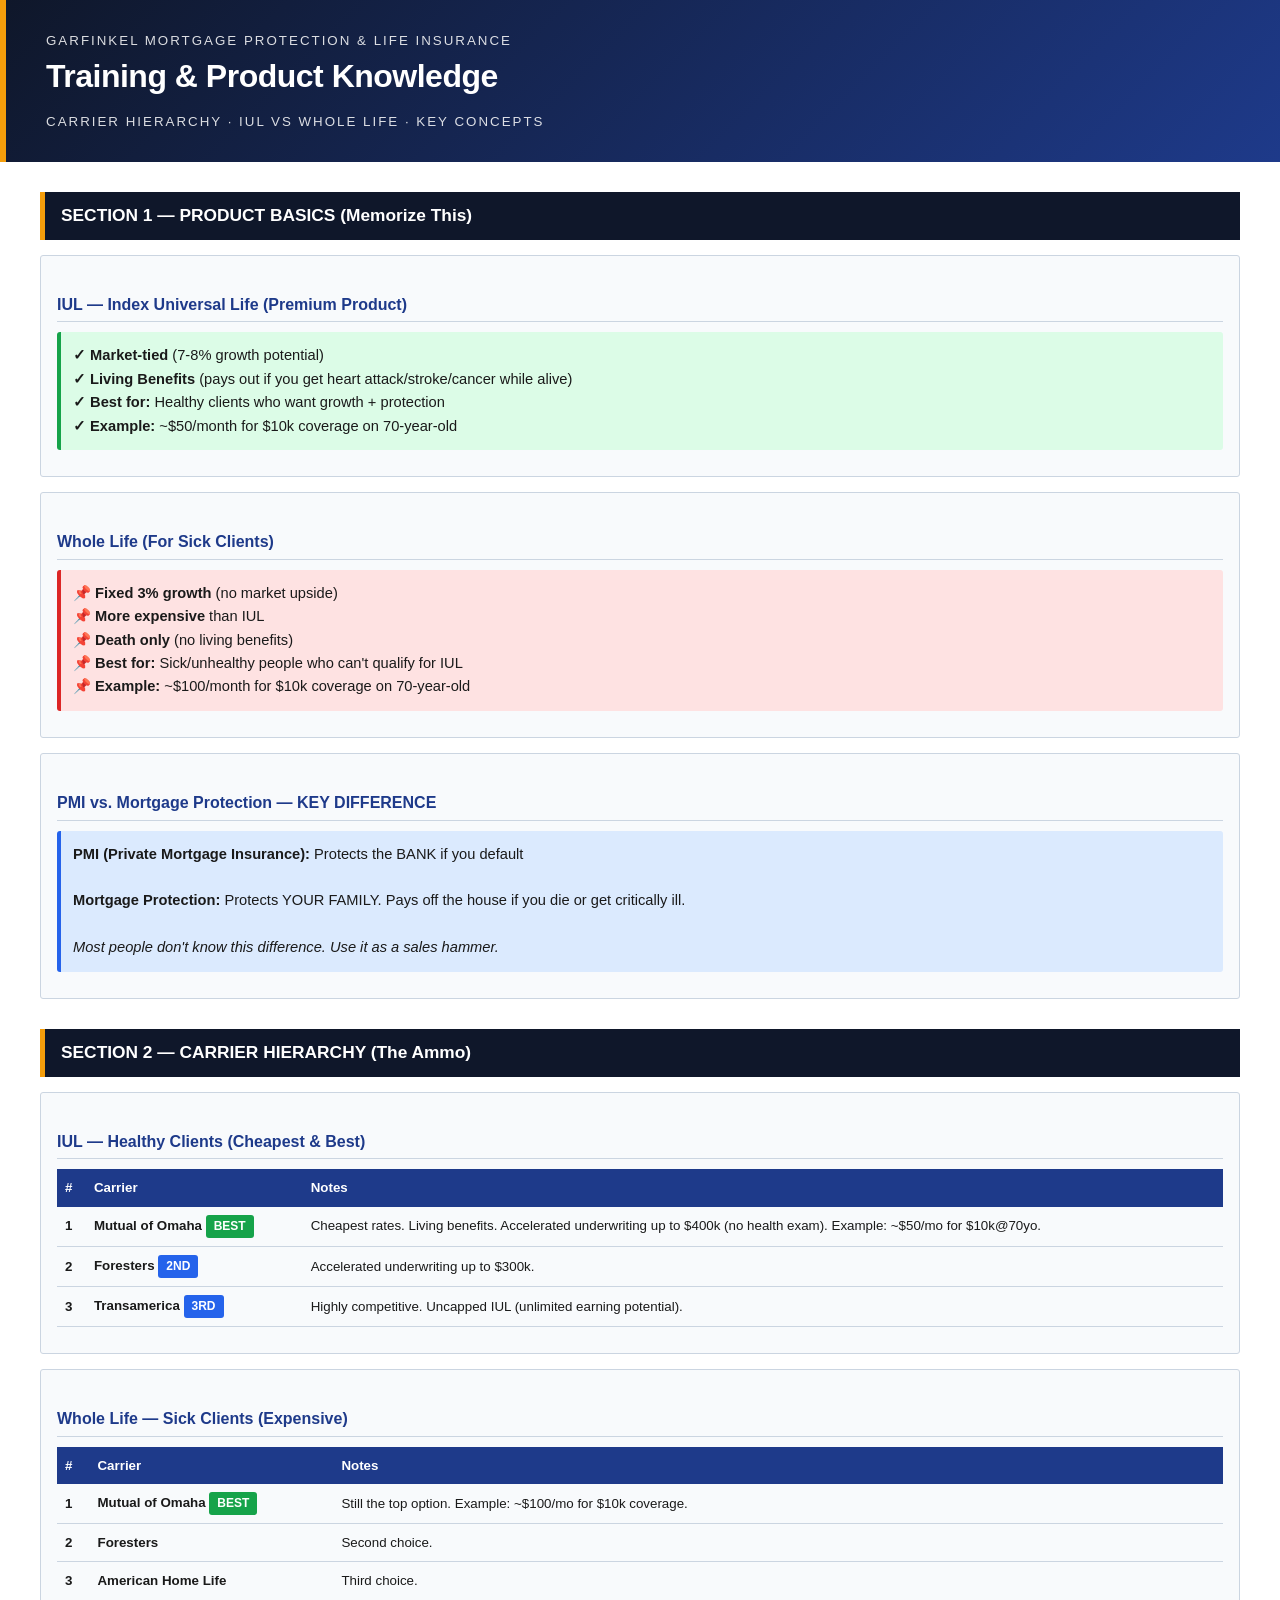
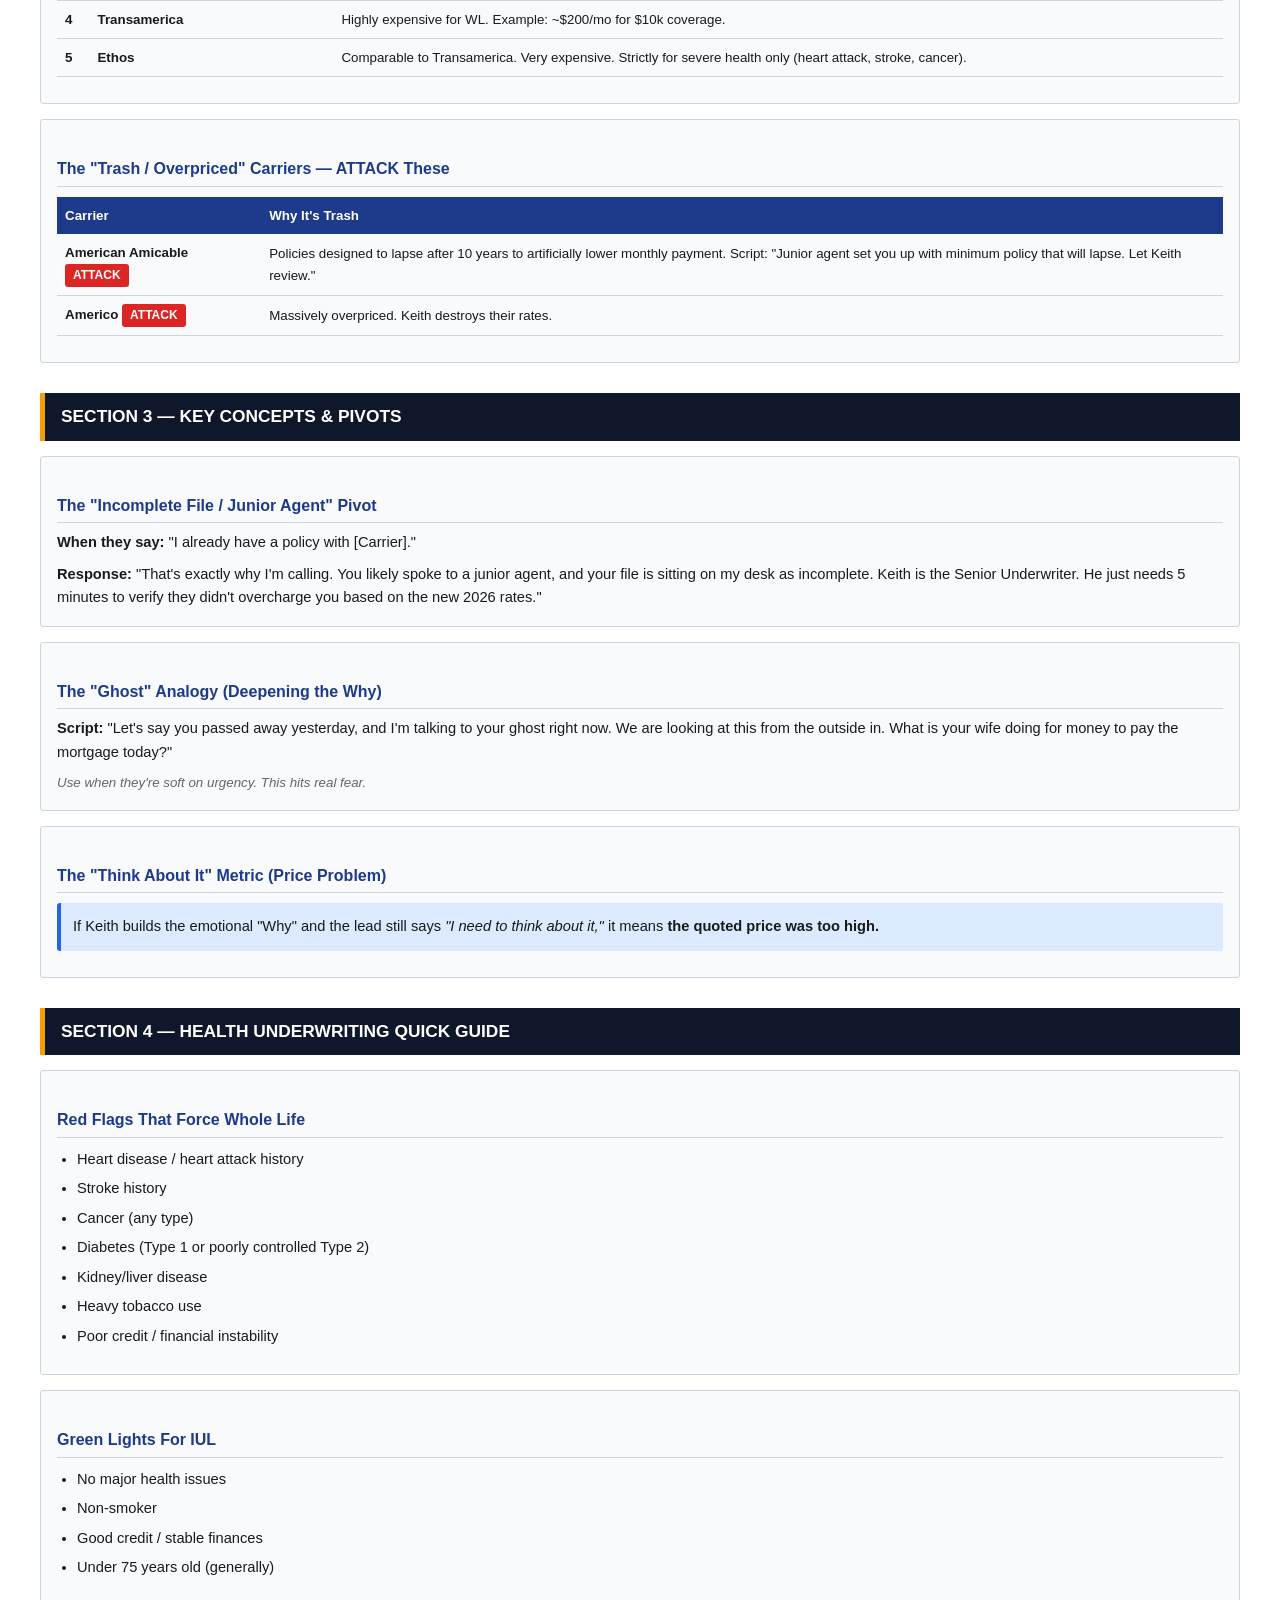
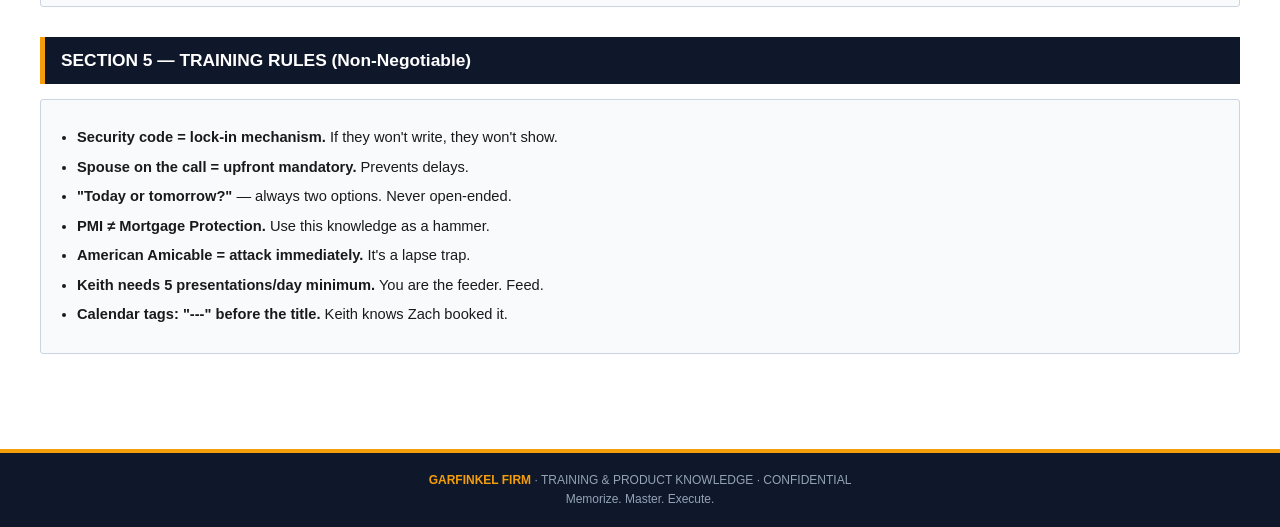
<file: training.html>
<!DOCTYPE html>
<html lang="en">
<head>
    <meta charset="UTF-8">
    <meta name="viewport" content="width=device-width, initial-scale=1.0">
    <title>Training & Product Knowledge</title>
    <style>
        * { margin: 0; padding: 0; box-sizing: border-box; }
        body {
            font-family: 'Helvetica Neue', Arial, sans-serif;
            color: #1a1a1a;
            line-height: 1.6;
            background: #fff;
            font-size: 11pt;
        }
        .header {
            background: linear-gradient(135deg, #0f172a 0%, #1e3a8a 100%);
            color: #fff;
            padding: 30px 40px;
            margin-bottom: 25px;
            border-left: 6px solid #f59e0b;
        }
        .header h1 {
            margin: 0 0 6px 0;
            font-size: 24pt;
            font-weight: 800;
            letter-spacing: -0.5px;
        }
        .header .subtitle {
            font-size: 10pt;
            opacity: 0.85;
            text-transform: uppercase;
            letter-spacing: 2px;
        }
        .container { padding: 0 40px 40px 40px; }
        h2 {
            background: #0f172a;
            color: #fff;
            padding: 10px 16px;
            font-size: 13pt;
            margin: 30px 0 15px 0;
            border-left: 5px solid #f59e0b;
        }
        h3 {
            color: #1e3a8a;
            font-size: 12pt;
            margin: 20px 0 8px 0;
            border-bottom: 1px solid #cbd5e1;
            padding-bottom: 4px;
        }
        .module {
            background: #f8fafc;
            border: 1px solid #cbd5e1;
            padding: 16px;
            margin: 15px 0;
            border-radius: 3px;
        }
        .info-box {
            background: #dbeafe;
            border-left: 4px solid #2563eb;
            padding: 12px;
            margin: 10px 0;
            border-radius: 3px;
        }
        .green-box {
            background: #dcfce7;
            border-left: 4px solid #16a34a;
            padding: 12px;
            margin: 10px 0;
            border-radius: 3px;
        }
        .warning-box {
            background: #fee2e2;
            border-left: 4px solid #dc2626;
            padding: 12px;
            margin: 10px 0;
            border-radius: 3px;
        }
        table {
            width: 100%;
            border-collapse: collapse;
            margin: 10px 0;
            font-size: 10pt;
        }
        th {
            background: #1e3a8a;
            color: #fff;
            padding: 8px;
            text-align: left;
            font-weight: 700;
        }
        td {
            padding: 8px;
            border-bottom: 1px solid #cbd5e1;
        }
        tr:nth-child(even) td { background: #f8fafc; }
        .badge {
            display: inline-block;
            padding: 2px 8px;
            font-size: 9pt;
            font-weight: 700;
            border-radius: 3px;
            color: #fff;
        }
        .badge-best { background: #16a34a; }
        .badge-good { background: #2563eb; }
        .badge-bad { background: #dc2626; }
        ul { margin: 10px 0; padding-left: 20px; }
        li { margin-bottom: 6px; }
        .footer {
            margin-top: 40px;
            padding: 18px 40px;
            background: #0f172a;
            color: #94a3b8;
            font-size: 9pt;
            text-align: center;
            border-top: 4px solid #f59e0b;
        }
        .footer strong { color: #f59e0b; }
    </style>
</head>
<body>

<div class="header">
    <div class="subtitle">Garfinkel Mortgage Protection & Life Insurance</div>
    <h1>Training & Product Knowledge</h1>
    <div class="subtitle" style="margin-top:8px;">Carrier Hierarchy · IUL vs Whole Life · Key Concepts</div>
</div>

<div class="container">

<!-- PRODUCT BASICS -->
<h2>SECTION 1 — PRODUCT BASICS (Memorize This)</h2>

<div class="module">
    <h3>IUL — Index Universal Life (Premium Product)</h3>
    <div class="green-box">
        <strong>✓ Market-tied</strong> (7-8% growth potential)<br>
        <strong>✓ Living Benefits</strong> (pays out if you get heart attack/stroke/cancer while alive)<br>
        <strong>✓ Best for:</strong> Healthy clients who want growth + protection<br>
        <strong>✓ Example:</strong> ~$50/month for $10k coverage on 70-year-old
    </div>
</div>

<div class="module">
    <h3>Whole Life (For Sick Clients)</h3>
    <div class="warning-box">
        <strong>📌 Fixed 3% growth</strong> (no market upside)<br>
        <strong>📌 More expensive</strong> than IUL<br>
        <strong>📌 Death only</strong> (no living benefits)<br>
        <strong>📌 Best for:</strong> Sick/unhealthy people who can't qualify for IUL<br>
        <strong>📌 Example:</strong> ~$100/month for $10k coverage on 70-year-old
    </div>
</div>

<div class="module">
    <h3>PMI vs. Mortgage Protection — KEY DIFFERENCE</h3>
    <div class="info-box">
        <strong>PMI (Private Mortgage Insurance):</strong> Protects the BANK if you default<br><br>
        <strong>Mortgage Protection:</strong> Protects YOUR FAMILY. Pays off the house if you die or get critically ill.<br><br>
        <em>Most people don't know this difference. Use it as a sales hammer.</em>
    </div>
</div>

<!-- CARRIER HIERARCHY -->
<h2>SECTION 2 — CARRIER HIERARCHY (The Ammo)</h2>

<div class="module">
    <h3>IUL — Healthy Clients (Cheapest & Best)</h3>
    <table>
        <tr>
            <th>#</th>
            <th>Carrier</th>
            <th>Notes</th>
        </tr>
        <tr>
            <td><strong>1</strong></td>
            <td><strong>Mutual of Omaha</strong> <span class="badge badge-best">BEST</span></td>
            <td>Cheapest rates. Living benefits. Accelerated underwriting up to $400k (no health exam). Example: ~$50/mo for $10k@70yo.</td>
        </tr>
        <tr>
            <td><strong>2</strong></td>
            <td><strong>Foresters</strong> <span class="badge badge-good">2ND</span></td>
            <td>Accelerated underwriting up to $300k.</td>
        </tr>
        <tr>
            <td><strong>3</strong></td>
            <td><strong>Transamerica</strong> <span class="badge badge-good">3RD</span></td>
            <td>Highly competitive. Uncapped IUL (unlimited earning potential).</td>
        </tr>
    </table>
</div>

<div class="module">
    <h3>Whole Life — Sick Clients (Expensive)</h3>
    <table>
        <tr>
            <th>#</th>
            <th>Carrier</th>
            <th>Notes</th>
        </tr>
        <tr>
            <td><strong>1</strong></td>
            <td><strong>Mutual of Omaha</strong> <span class="badge badge-best">BEST</span></td>
            <td>Still the top option. Example: ~$100/mo for $10k coverage.</td>
        </tr>
        <tr>
            <td><strong>2</strong></td>
            <td><strong>Foresters</strong></td>
            <td>Second choice.</td>
        </tr>
        <tr>
            <td><strong>3</strong></td>
            <td><strong>American Home Life</strong></td>
            <td>Third choice.</td>
        </tr>
        <tr>
            <td><strong>4</strong></td>
            <td><strong>Transamerica</strong></td>
            <td>Highly expensive for WL. Example: ~$200/mo for $10k coverage.</td>
        </tr>
        <tr>
            <td><strong>5</strong></td>
            <td><strong>Ethos</strong></td>
            <td>Comparable to Transamerica. Very expensive. Strictly for severe health only (heart attack, stroke, cancer).</td>
        </tr>
    </table>
</div>

<div class="module">
    <h3>The "Trash / Overpriced" Carriers — ATTACK These</h3>
    <table>
        <tr>
            <th>Carrier</th>
            <th>Why It's Trash</th>
        </tr>
        <tr>
            <td><strong>American Amicable</strong> <span class="badge badge-bad">ATTACK</span></td>
            <td>Policies designed to lapse after 10 years to artificially lower monthly payment. Script: "Junior agent set you up with minimum policy that will lapse. Let Keith review."</td>
        </tr>
        <tr>
            <td><strong>Americo</strong> <span class="badge badge-bad">ATTACK</span></td>
            <td>Massively overpriced. Keith destroys their rates.</td>
        </tr>
    </table>
</div>

<!-- KEY CONCEPTS -->
<h2>SECTION 3 — KEY CONCEPTS & PIVOTS</h2>

<div class="module">
    <h3>The "Incomplete File / Junior Agent" Pivot</h3>
    <p><strong>When they say:</strong> "I already have a policy with [Carrier]."</p>
    <p style="margin-top: 8px;"><strong>Response:</strong> "That's exactly why I'm calling. You likely spoke to a junior agent, and your file is sitting on my desk as incomplete. Keith is the Senior Underwriter. He just needs 5 minutes to verify they didn't overcharge you based on the new 2026 rates."</p>
</div>

<div class="module">
    <h3>The "Ghost" Analogy (Deepening the Why)</h3>
    <p><strong>Script:</strong> "Let's say you passed away yesterday, and I'm talking to your ghost right now. We are looking at this from the outside in. What is your wife doing for money to pay the mortgage today?"</p>
    <p style="margin-top: 8px; font-size: 10pt; color: #666;"><em>Use when they're soft on urgency. This hits real fear.</em></p>
</div>

<div class="module">
    <h3>The "Think About It" Metric (Price Problem)</h3>
    <div class="info-box">
        If Keith builds the emotional "Why" and the lead still says <em>"I need to think about it,"</em> it means <strong>the quoted price was too high.</strong>
    </div>
</div>

<!-- HEALTH UNDERWRITING -->
<h2>SECTION 4 — HEALTH UNDERWRITING QUICK GUIDE</h2>

<div class="module">
    <h3>Red Flags That Force Whole Life</h3>
    <ul>
        <li>Heart disease / heart attack history</li>
        <li>Stroke history</li>
        <li>Cancer (any type)</li>
        <li>Diabetes (Type 1 or poorly controlled Type 2)</li>
        <li>Kidney/liver disease</li>
        <li>Heavy tobacco use</li>
        <li>Poor credit / financial instability</li>
    </ul>
</div>

<div class="module">
    <h3>Green Lights For IUL</h3>
    <ul>
        <li>No major health issues</li>
        <li>Non-smoker</li>
        <li>Good credit / stable finances</li>
        <li>Under 75 years old (generally)</li>
    </ul>
</div>

<!-- KEY RULES -->
<h2>SECTION 5 — TRAINING RULES (Non-Negotiable)</h2>

<div class="module">
    <ul>
        <li><strong>Security code = lock-in mechanism.</strong> If they won't write, they won't show.</li>
        <li><strong>Spouse on the call = upfront mandatory.</strong> Prevents delays.</li>
        <li><strong>"Today or tomorrow?"</strong> — always two options. Never open-ended.</li>
        <li><strong>PMI ≠ Mortgage Protection.</strong> Use this knowledge as a hammer.</li>
        <li><strong>American Amicable = attack immediately.</strong> It's a lapse trap.</li>
        <li><strong>Keith needs 5 presentations/day minimum.</strong> You are the feeder. Feed.</li>
        <li><strong>Calendar tags: "---" before the title.</strong> Keith knows Zach booked it.</li>
    </ul>
</div>

</div>

<div class="footer">
    <strong>GARFINKEL FIRM</strong> · TRAINING & PRODUCT KNOWLEDGE · CONFIDENTIAL<br>
    Memorize. Master. Execute.
</div>

</body>
</html>
</file>
